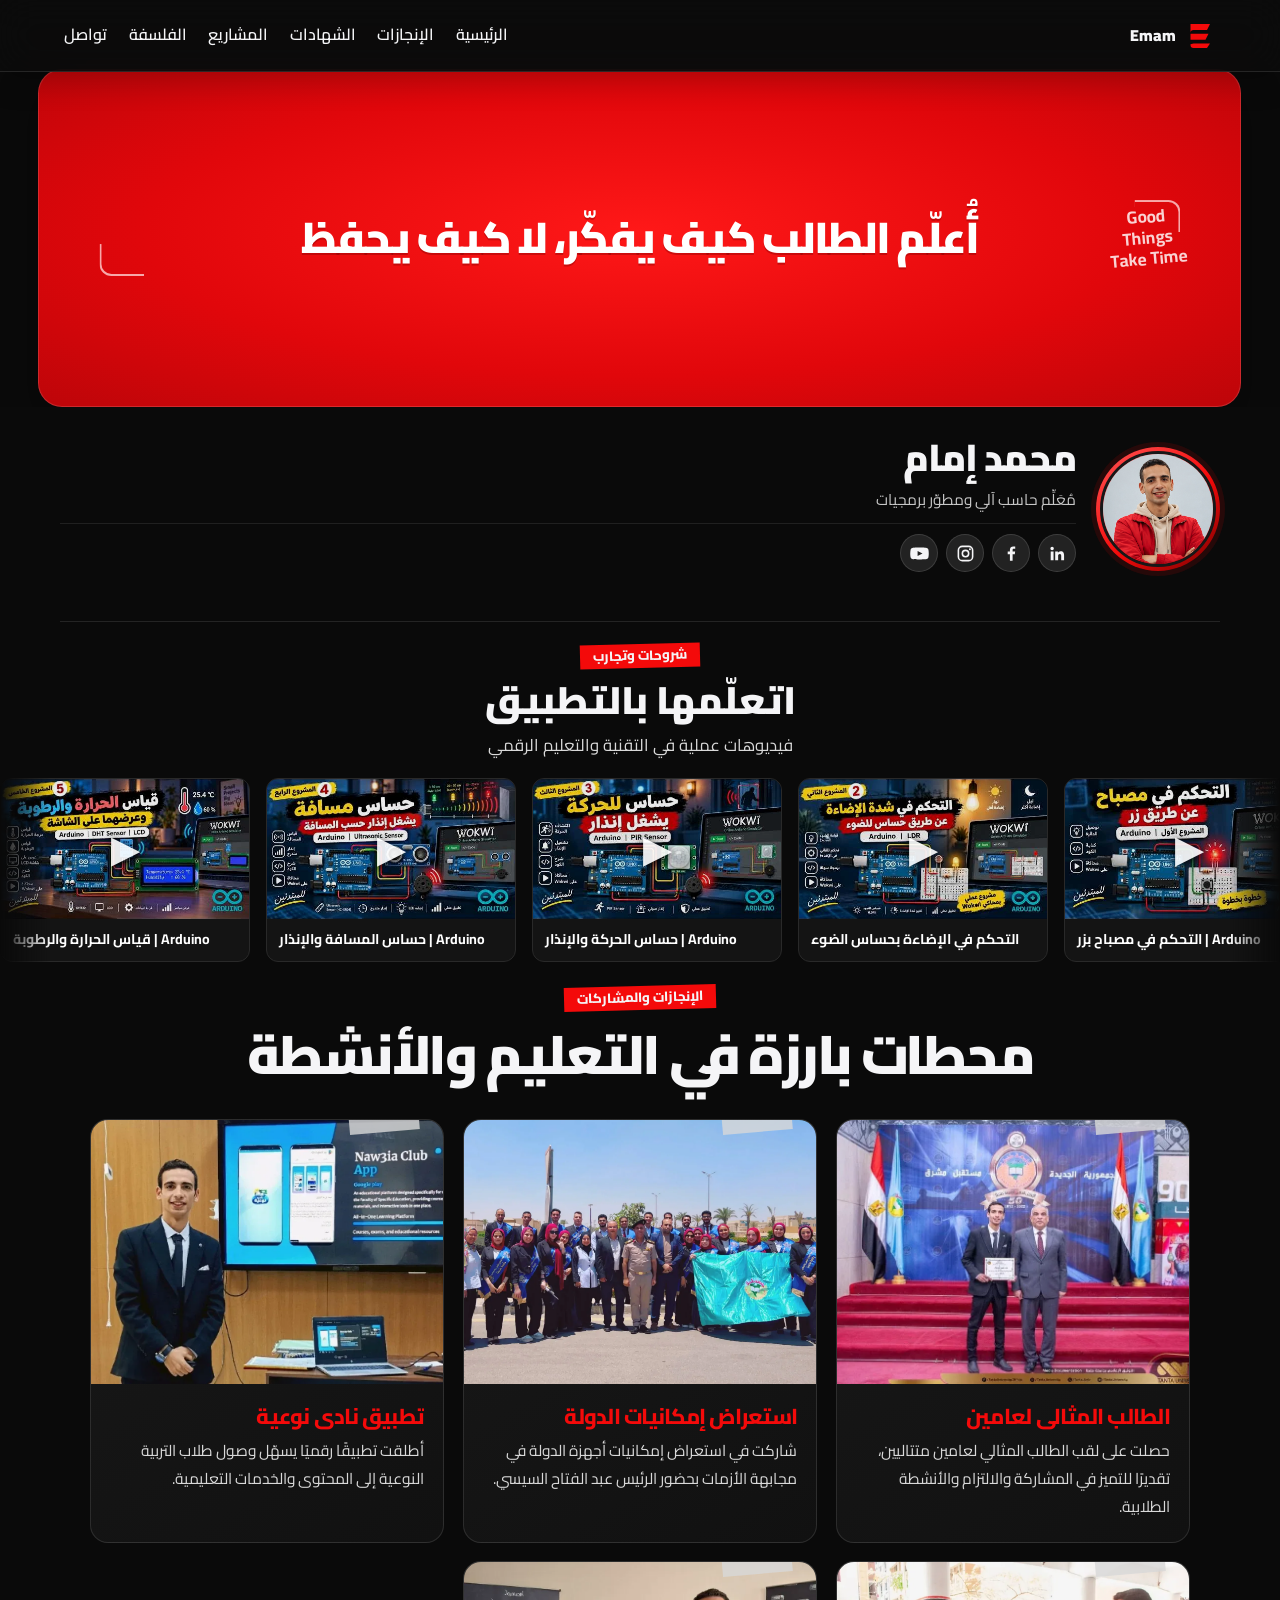
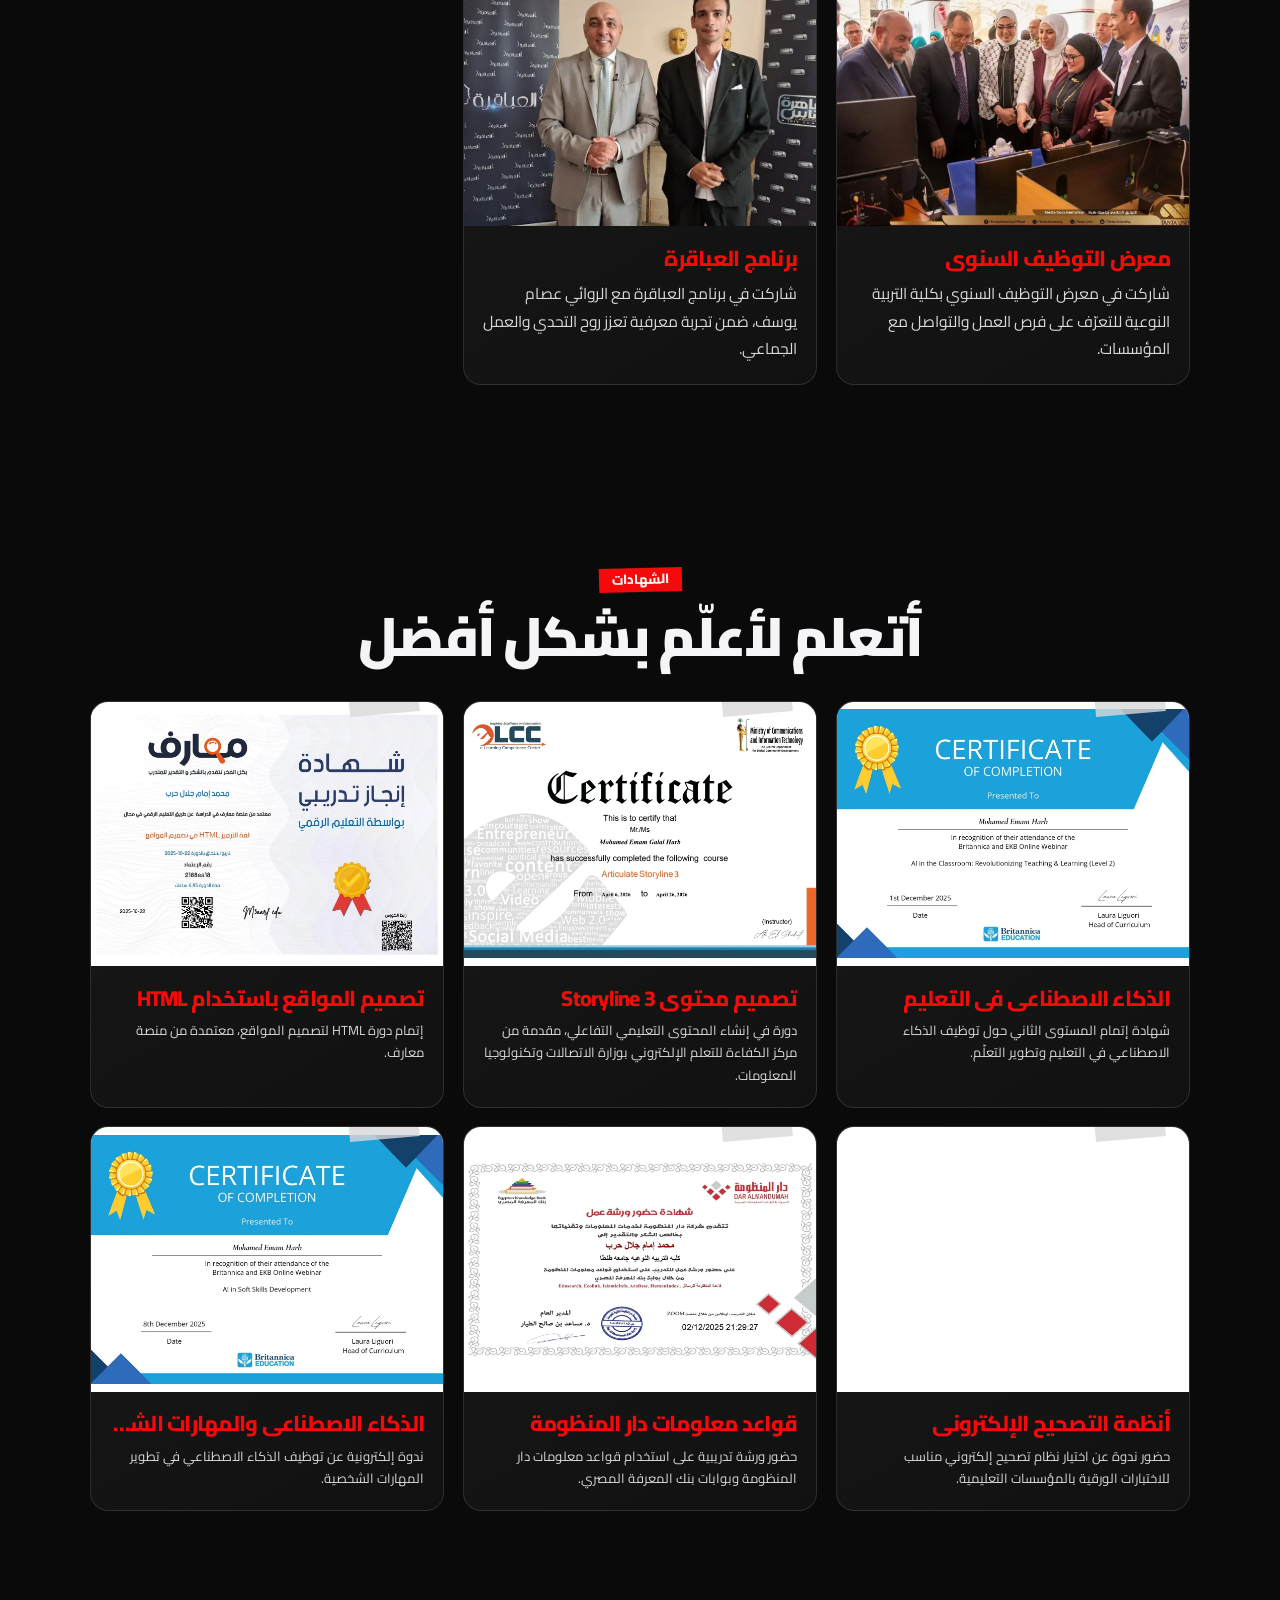
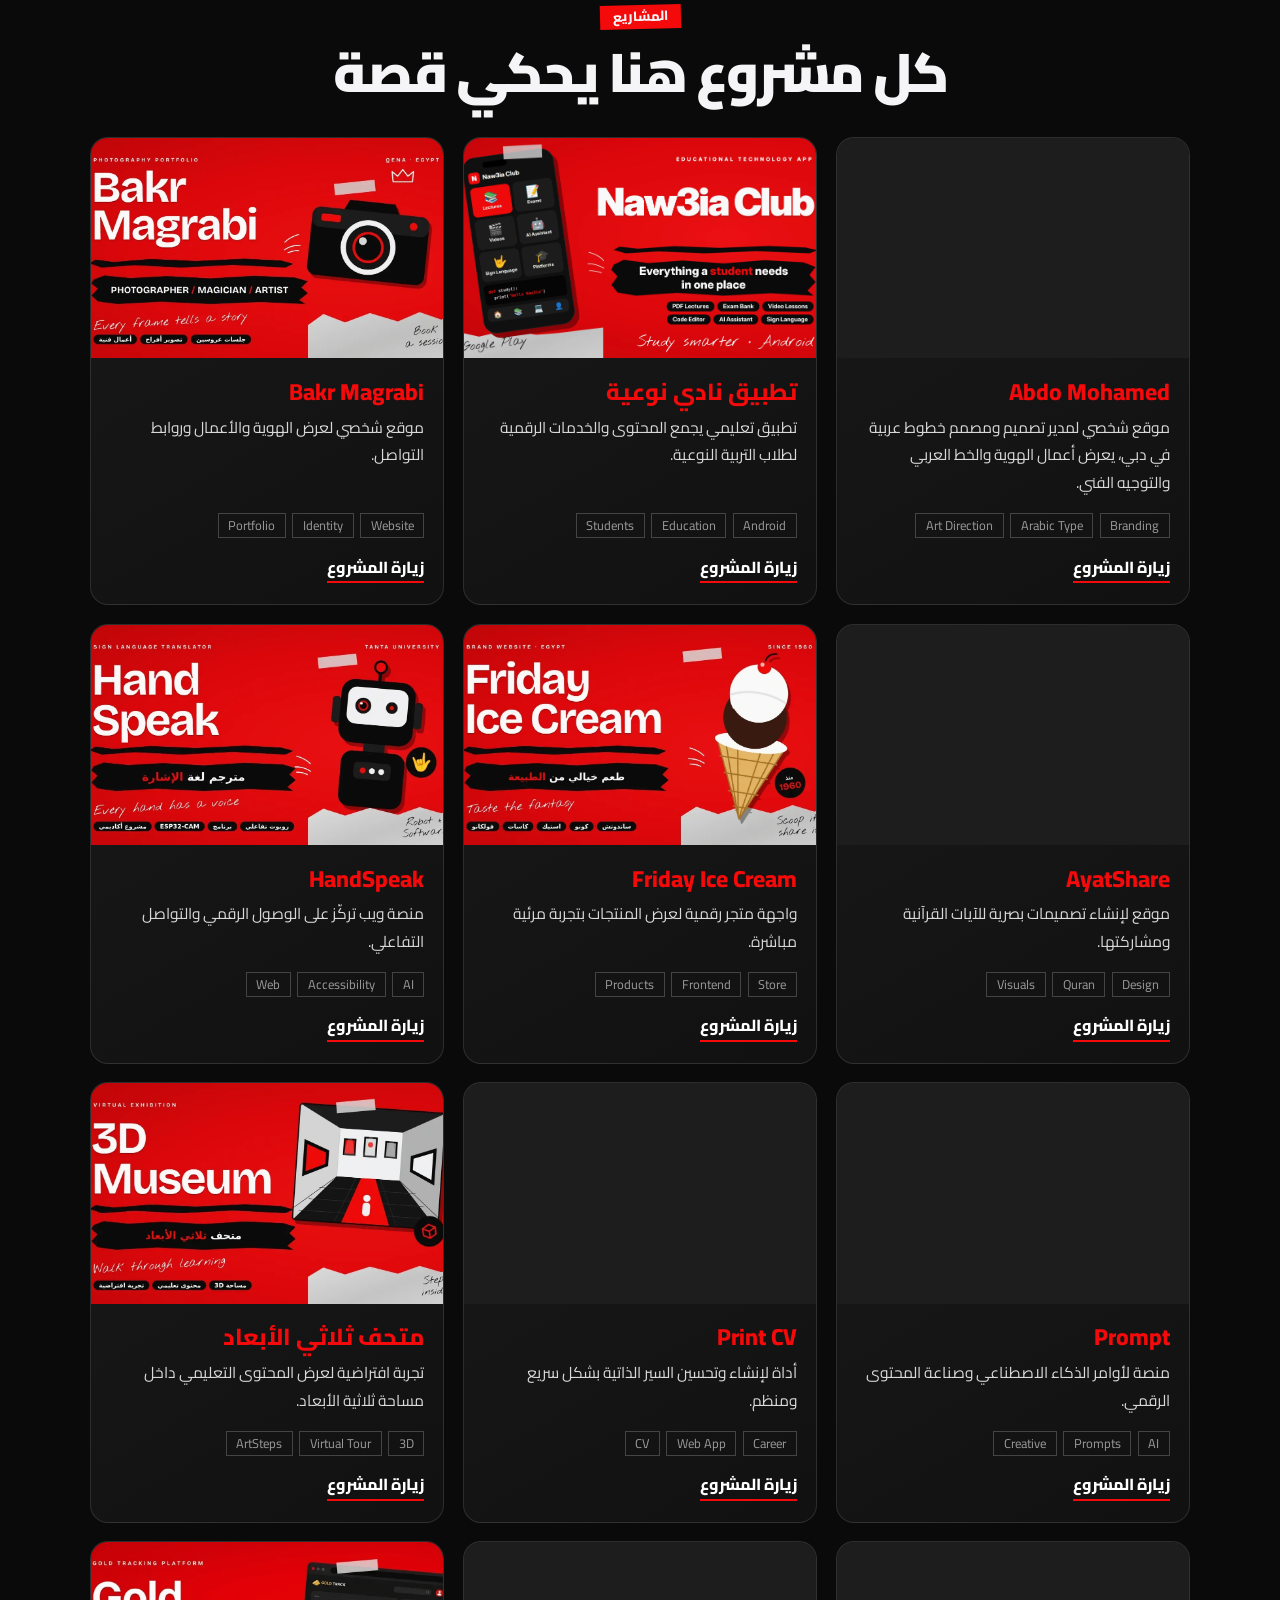
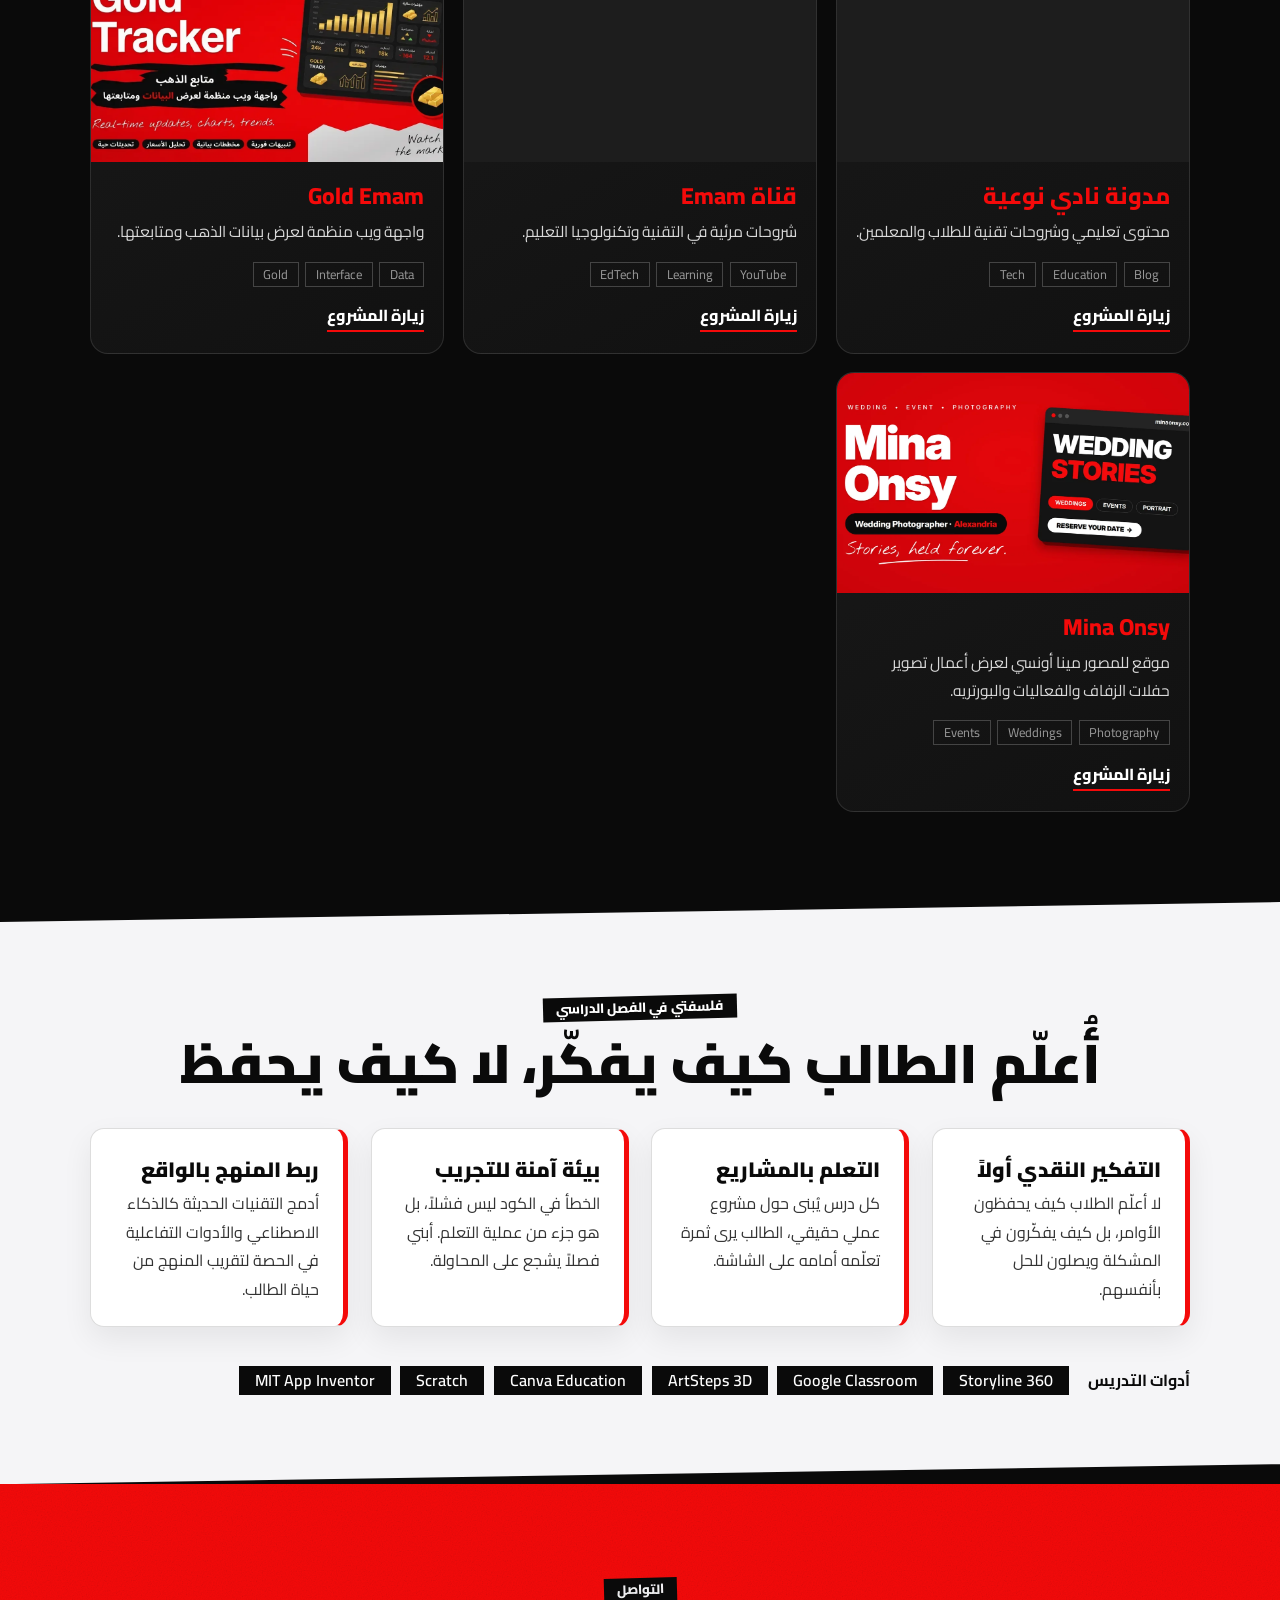
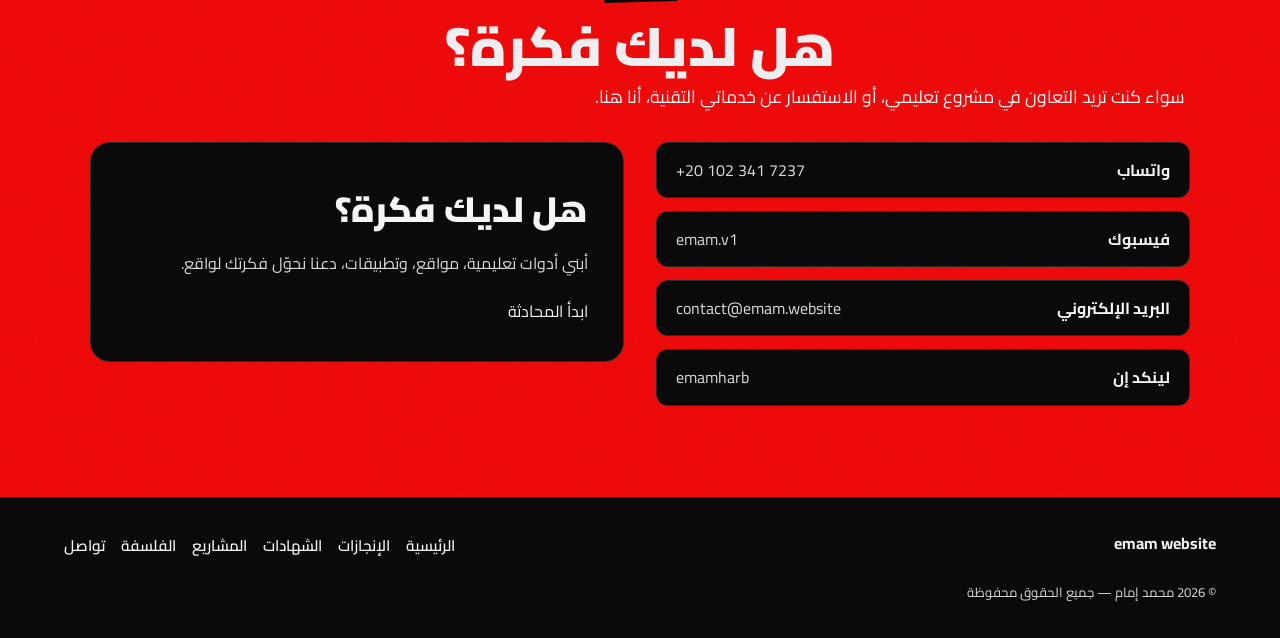
<file: index.html>
<!DOCTYPE html>
<html lang="ar" dir="rtl">
<head>
<meta charset="utf-8">
<meta name="viewport" content="width=device-width, initial-scale=1">
<title>محمد إمام | مُعَلِّم حاسب آلي ومطوّر برمجيات تعليمية</title>
<meta name="description" content="الموقع الرسمي لمحمد إمام، مُعَلِّم حاسب آلي ومطوّر برمجيات تعليمية في مصر. استكشف مشاريعه التعليمية والتقنية، خبراته، إنجازاته وشهاداته.">
<meta name="author" content="محمد إمام">
<meta name="language" content="Arabic">
<meta name="robots" content="index,follow,max-image-preview:large">
<meta name="theme-color" content="#0A0A0A">
<link rel="canonical" href="https://emam.website/">
<link rel="sitemap" type="application/xml" href="https://emam.website/sitemap.xml">
<link rel="icon" href="images/optimized/logo.jpg" type="image/jpeg">
<link rel="shortcut icon" href="images/optimized/logo.jpg" type="image/jpeg">
<meta property="og:type" content="website">
<meta property="og:locale" content="ar_EG">
<meta property="og:site_name" content="محمد إمام">
<meta property="og:title" content="محمد إمام | مُعَلِّم حاسب آلي ومطوّر برمجيات تعليمية">
<meta property="og:description" content="مُعَلِّم حاسب آلي ومطوّر برمجيات تعليمية في مصر. استكشف مشاريع محمد إمام وخبراته وإنجازاته وشهاداته في التعليم والتقنية.">
<meta property="og:url" content="https://emam.website/">
<meta property="og:image" content="https://emam.website/images/cov.jpg">
<meta property="og:image:secure_url" content="https://emam.website/images/cov.jpg">
<meta property="og:image:type" content="image/jpeg">
<meta property="og:image:alt" content="محمد إمام — مُعَلِّم حاسب آلي ومطوّر برمجيات تعليمية">
<meta property="og:image:width" content="1280">
<meta property="og:image:height" content="719">
<meta name="twitter:card" content="summary_large_image">
<meta name="twitter:title" content="محمد إمام | مُعَلِّم حاسب آلي ومطوّر برمجيات تعليمية">
<meta name="twitter:description" content="مُعَلِّم حاسب آلي ومطوّر برمجيات تعليمية في مصر. اكتشف المشاريع والخبرات والإنجازات والشهادات.">
<meta name="twitter:image" content="https://emam.website/images/cov.jpg">
<link rel="preload" href="fonts/cairo-arabic.woff2" as="font" type="font/woff2" crossorigin>
<link rel="preload" href="fonts/cairo-latin.woff2" as="font" type="font/woff2" crossorigin>
<link rel="stylesheet" href="css/site.css?v=mobile-rtl-header-20261022">
</head>
<body>
<header>
 <a href="#home" class="logo" aria-label="الرئيسية">
  <svg viewBox="0 0 40 40"><path fill="#F40A0A" d="M6 4h26l-4 8H10a4 4 0 0 0-4 4zM6 17h24l-4 8H6zM10 30h22l-4 6H10a4 4 0 0 1-4-4v-1z"/></svg>
  <span>Emam</span>
 </a>
 <nav id="nav">
  <a href="#home">الرئيسية</a><a href="#ach">الإنجازات</a><a href="#cert">الشهادات</a><a href="#projects">المشاريع</a><a href="#phil">الفلسفة</a><a href="#contact">تواصل</a>
 </nav>
 <button id="menu" aria-label="فتح القائمة" aria-controls="nav" aria-expanded="false"><span></span><span></span><span></span></button>
</header>

<main>
<section class="hero" id="home">
 <div class="stage">
  <div class="hero-motto">أُعلّم الطالب كيف يفكّر، لا كيف يحفظ</div>
  <div class="better deco" aria-hidden="true">Good<br>Things<br>Take Time</div>
 </div>
</section>
<div class="who"><div class="whoin">
 <div class="ph"><img src="images/me/facebook_profile.jpg" alt="محمد إمام" width="864" height="864" decoding="async"></div>
 <div class="channel-copy"><h2>محمد إمام</h2><p class="channel-role">مُعَلِّم حاسب آلي ومطوّر برمجيات</p>
  <div class="socials" aria-label="حساباتي على مواقع التواصل">
   <a href="https://www.linkedin.com/in/emamharb" target="_blank" rel="noopener" aria-label="LinkedIn" title="LinkedIn"><svg viewBox="0 0 24 24" aria-hidden="true"><path d="M5.2 3.5a2.2 2.2 0 1 1 0 4.4 2.2 2.2 0 0 1 0-4.4ZM3.4 9.5H7v11H3.4v-11Zm5.7 0h3.4V11h.1c.5-.9 1.6-1.9 3.4-1.9 3.6 0 4.3 2.4 4.3 5.5v5.9h-3.6v-5.2c0-1.2 0-2.8-1.8-2.8s-2.1 1.3-2.1 2.7v5.3H9.1v-11Z"/></svg></a>
   <a href="https://www.facebook.com/emam.v1" target="_blank" rel="noopener" aria-label="Facebook" title="Facebook"><svg viewBox="0 0 24 24" aria-hidden="true"><path d="M13.4 21v-8.2h2.8l.4-3.2h-3.2V7.5c0-.9.3-1.5 1.6-1.5h1.7V3.1c-.3 0-1.3-.1-2.5-.1-2.5 0-4.2 1.5-4.2 4.3v2.3H7.2v3.2H10V21h3.4Z"/></svg></a>
   <a href="https://www.instagram.com/emam.v1/" target="_blank" rel="noopener" aria-label="Instagram" title="Instagram"><svg viewBox="0 0 24 24" aria-hidden="true"><rect x="3" y="3" width="18" height="18" rx="5" fill="none" stroke="currentColor" stroke-width="2"/><circle cx="12" cy="12" r="4" fill="none" stroke="currentColor" stroke-width="2"/><circle cx="17.6" cy="6.7" r="1.2"/></svg></a>
   <a href="https://www.youtube.com/@emam.v1" target="_blank" rel="noopener" aria-label="YouTube" title="YouTube"><svg viewBox="0 0 24 24" aria-hidden="true"><path d="M23.2 7a3 3 0 0 0-2.1-2.1C19.3 4.4 12 4.4 12 4.4s-7.3 0-9.1.5A3 3 0 0 0 .8 7 31 31 0 0 0 .3 12s0 3.2.5 5a3 3 0 0 0 2.1 2.1c1.8.5 9.1.5 9.1.5s7.3 0 9.1-.5a3 3 0 0 0 2.1-2.1c.5-1.8.5-5 .5-5s0-3.2-.5-5Zm-13.6 8.2V8.8l6.2 3.2-6.2 3.2Z"/></svg></a>
  </div>
 </div>
</div></div>

<section class="videos" aria-label="فيديوهاتي على يوتيوب" data-narration="هنا هتلاقي شروحات وتجارب عملية شاركتها بالفيديو." data-narration-image="portrait_2.jpg">
 <div class="head"><small>شروحات وتجارب</small><h2>اتعلّمها بالتطبيق</h2><p>فيديوهات عملية في التقنية والتعليم الرقمي</p></div>
 <div class="video-window"><div class="video-track" id="videoTrack"></div></div>
</section>
<section id="ach" class="ach" data-narration="دي محطات ومشاركات مهمة في رحلتي." data-narration-image="portrait_2.jpg" data-narration-side="left" data-narration-trigger="#achGrid .card:nth-child(2)" data-narration-trigger-up="#achGrid .card:last-child">
 <div class="head"><small>الإنجازات والمشاركات</small><h2>محطات بارزة في التعليم والأنشطة</h2></div>
 <div class="grid" id="achGrid"></div>
</section>

<section id="cert" class="cert" data-narration="كل شهادة هنا وراها مهارة جديدة اتعلمتها." data-narration-image="portrait_6.jpg" data-narration-trigger="#certGrid .card:nth-child(2)" data-narration-trigger-up="#certGrid .card:last-child">
 <div class="head"><small>الشهادات</small><h2>أتعلم لأعلّم بشكل أفضل</h2></div>
 <div class="grid" id="certGrid"></div>
</section>

<section id="projects" data-narration="وهنا مشاريعي، من تطبيقات تعليمية لمواقع وأدوات." data-narration-image="portrait_1.jpg" data-narration-side="left" data-narration-trigger="#projGrid .card:nth-child(2)" data-narration-trigger-up="#projGrid .card:last-child">
 <div class="head"><small>المشاريع</small><h2>كل مشروع هنا يحكي قصة</h2></div>
 <div class="grid" id="projGrid"></div>
</section>

<section id="phil" data-narration="في التعليم، بحب أخلي الطالب يفكر ويجرب بنفسه." data-narration-image="portrait_6.jpg" data-narration-trigger="#phil .pillars>div:nth-child(2)" data-narration-trigger-up="#phil .pillars>div:last-child">
 <div class="head"><small style="background:var(--ink);color:#fff">فلسفتي في الفصل الدراسي</small><h2>أُعلّم الطالب كيف يفكّر، لا كيف يحفظ</h2></div>
 <div class="pillars">
  <div><h3>التفكير النقدي أولاً</h3><p>لا أعلّم الطلاب كيف يحفظون الأوامر، بل كيف يفكّرون في المشكلة ويصلون للحل بأنفسهم.</p></div>
  <div><h3>التعلم بالمشاريع</h3><p>كل درس يُبنى حول مشروع عملي حقيقي، الطالب يرى ثمرة تعلّمه أمامه على الشاشة.</p></div>
  <div><h3>بيئة آمنة للتجريب</h3><p>الخطأ في الكود ليس فشلاً، بل هو جزء من عملية التعلم. أبني فصلاً يشجع على المحاولة.</p></div>
  <div><h3>ربط المنهج بالواقع</h3><p>أدمج التقنيات الحديثة كالذكاء الاصطناعي والأدوات التفاعلية في الحصة لتقريب المنهج من حياة الطالب.</p></div>
 </div>
 <div class="tools"><b>أدوات التدريس</b><span>Storyline 360</span><span>Google Classroom</span><span>ArtSteps 3D</span><span>Canva Education</span><span>Scratch</span><span>MIT App Inventor</span></div>
</section>

<section id="contact" class="noise" data-narration="عندك فكرة أو حابب نتعاون؟ كلّمني ونبدأ سوا." data-narration-image="portrait_5.jpg" data-narration-side="left" data-narration-trigger="#contact .links a:nth-child(2)" data-narration-trigger-up="#contact .links a:last-child">
 <div class="head"><small>التواصل</small><h2>هل لديك فكرة؟</h2><p style="color:#fff">سواء كنت تريد التعاون في مشروع تعليمي، أو الاستفسار عن خدماتي التقنية، أنا هنا.</p></div>
 <div class="cwrap" style="position:relative;z-index:2">
  <div class="links">
   <a href="https://wa.me/201023417237" target="_blank" rel="noopener">واتساب <span>+20 102 341 7237</span></a>
   <a href="https://www.facebook.com/emam.v1" target="_blank" rel="noopener">فيسبوك <span>emam.v1</span></a>
   <a href="mailto:contact@emam.website">البريد الإلكتروني <span>contact@emam.website</span></a>
   <a href="https://www.linkedin.com/in/emamharb" target="_blank" rel="noopener">لينكد إن <span>emamharb</span></a>
  </div>
  <div class="cta">
   <h3>هل لديك فكرة؟</h3>
   <p>أبني أدوات تعليمية، مواقع، وتطبيقات، دعنا نحوّل فكرتك لواقع.</p>
   <a class="btn" href="https://wa.me/201023417237?text=مرحباً،+أريد+التحدث+عن+مشروع" target="_blank" rel="noopener">ابدأ المحادثة</a>
  </div>
 </div>
</section>
</main>

<aside class="scroll-narrator" id="scrollNarrator" aria-live="polite" aria-atomic="true" aria-label="رسالة من محمد إمام">
 <div class="scroll-narrator-avatar" id="scrollNarratorAvatar"><img id="scrollNarratorImage" src="images/me/portrait_2.jpg" alt="" width="432" height="768" decoding="async"></div>
 <div class="scroll-narrator-bubble">
  <strong>محمد إمام</strong>
  <p id="scrollNarratorText"></p>
 </div>
</aside>

<footer>
 <b>emam website</b>
 <nav><a href="#home">الرئيسية</a><a href="#ach">الإنجازات</a><a href="#cert">الشهادات</a><a href="#projects">المشاريع</a><a href="#phil">الفلسفة</a><a href="#contact">تواصل</a></nav>
 <small>© <span id="copyrightYear"></span> محمد إمام — جميع الحقوق محفوظة</small>
</footer>
<div id="lb" role="dialog" aria-label="عرض الصورة"><img alt=""></div>

<script src="js/site.js?v=contact-narration-end-20261022" defer></script>
<script type="application/ld+json">
{
  "@context": "https://schema.org",
  "@graph": [
    {
      "@type": "WebSite",
      "@id": "https://emam.website/#website",
      "url": "https://emam.website/",
      "name": "محمد إمام",
      "inLanguage": "ar-EG",
      "publisher": {"@id": "https://emam.website/#person"}
    },
    {
      "@type": "WebPage",
      "@id": "https://emam.website/#webpage",
      "url": "https://emam.website/",
      "name": "محمد إمام | مُعَلِّم حاسب آلي ومطوّر برمجيات تعليمية",
      "description": "الموقع الرسمي لمحمد إمام، مُعَلِّم حاسب آلي ومطوّر برمجيات تعليمية في مصر. استكشف مشاريعه التعليمية والتقنية وخبراته وإنجازاته.",
      "isPartOf": {"@id": "https://emam.website/#website"},
      "about": {"@id": "https://emam.website/#person"},
      "primaryImageOfPage": {"@id": "https://emam.website/#primaryimage"},
      "inLanguage": "ar-EG"
    },
    {
      "@type": "ImageObject",
      "@id": "https://emam.website/#primaryimage",
      "url": "https://emam.website/images/cov.jpg",
      "contentUrl": "https://emam.website/images/cov.jpg",
      "caption": "محمد إمام — مُعَلِّم حاسب آلي ومطوّر برمجيات تعليمية"
    },
    {
      "@type": "Person",
      "@id": "https://emam.website/#person",
      "name": "محمد إمام",
      "url": "https://emam.website/",
      "image": "https://emam.website/images/profile/بروفايل.webp",
      "jobTitle": "مُعَلِّم حاسب آلي ومطوّر برمجيات تعليمية",
      "email": "contact@emam.website",
      "address": {"@type": "Country", "name": "مصر"},
      "knowsAbout": ["تدريس الحاسب الآلي", "تكنولوجيا التعليم", "تطوير البرمجيات التعليمية", "تصميم التعلم الإلكتروني"],
      "sameAs": [
        "https://www.facebook.com/emam.v1",
        "https://www.linkedin.com/in/emamharb",
        "https://www.youtube.com/@emam.v1",
        "https://www.instagram.com/emam.v1/"
      ]
    }
  ]
}
</script>
</body>
</html>
</file>
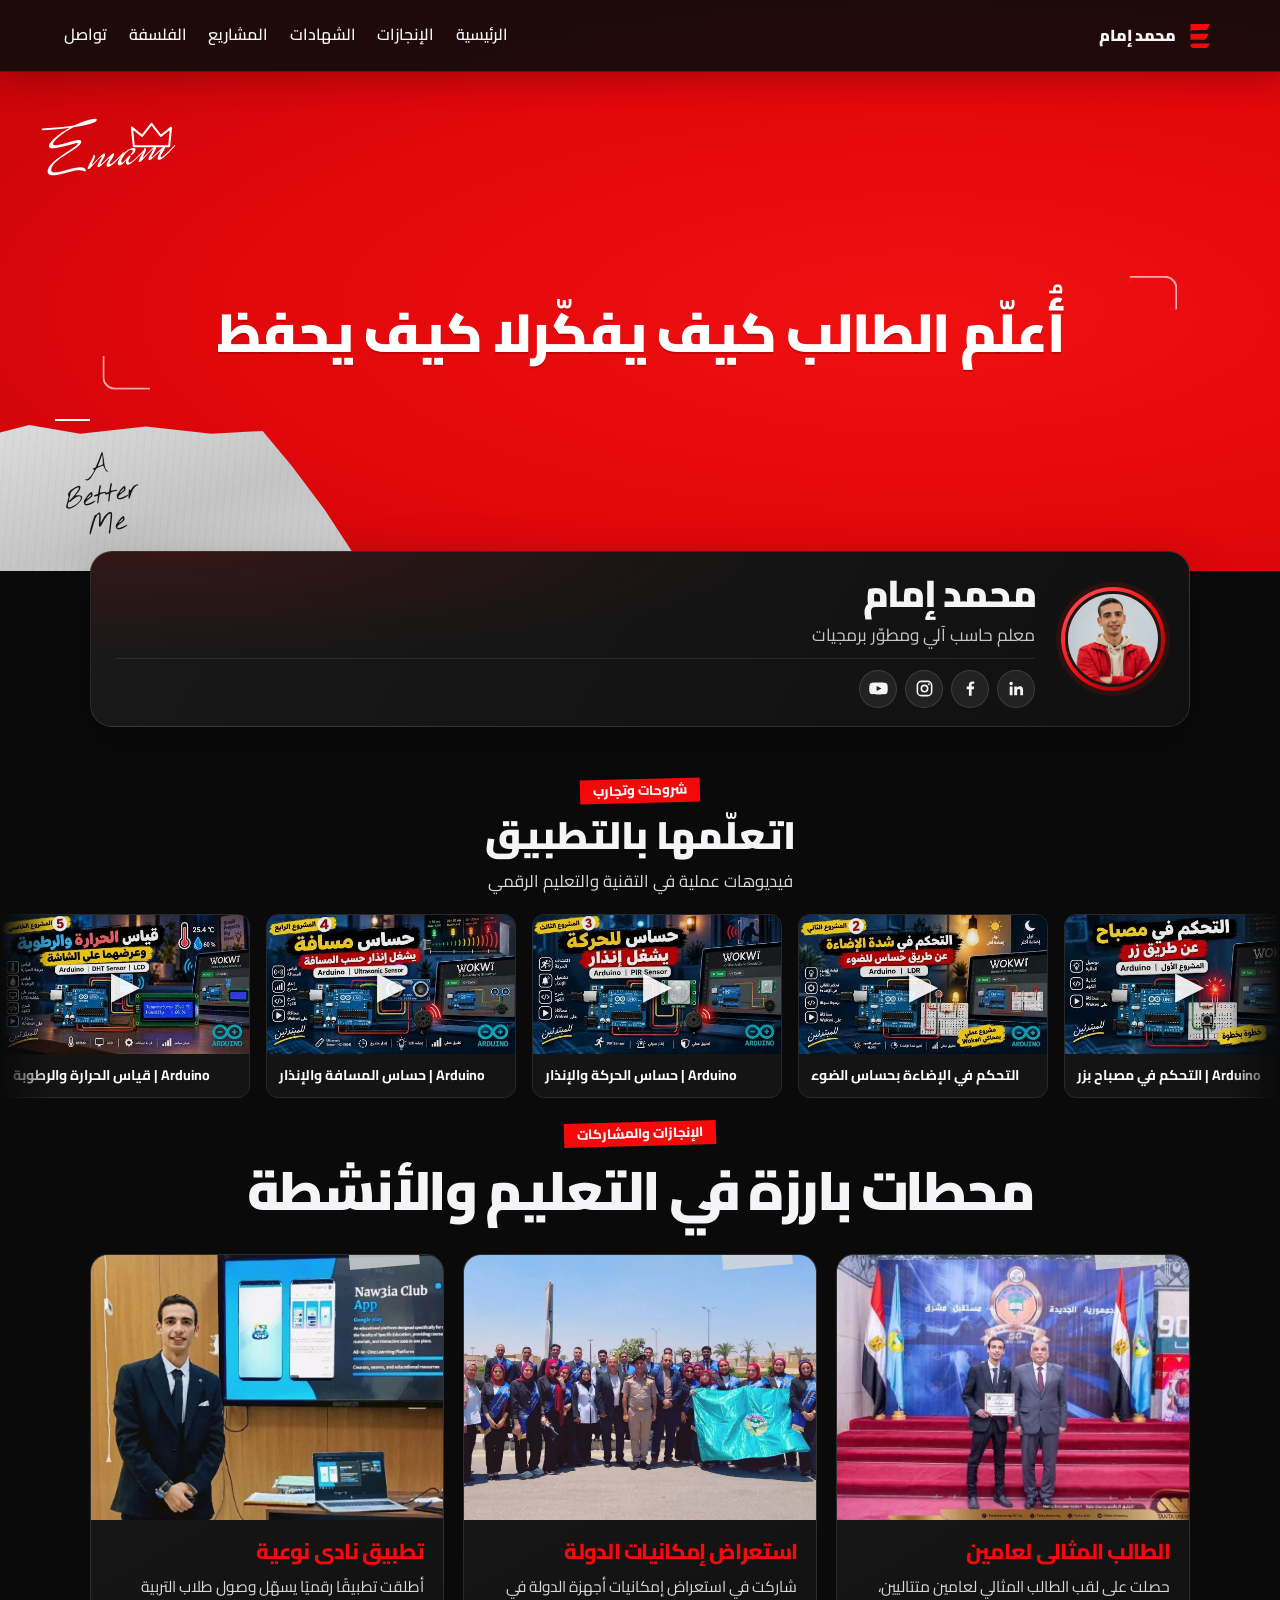
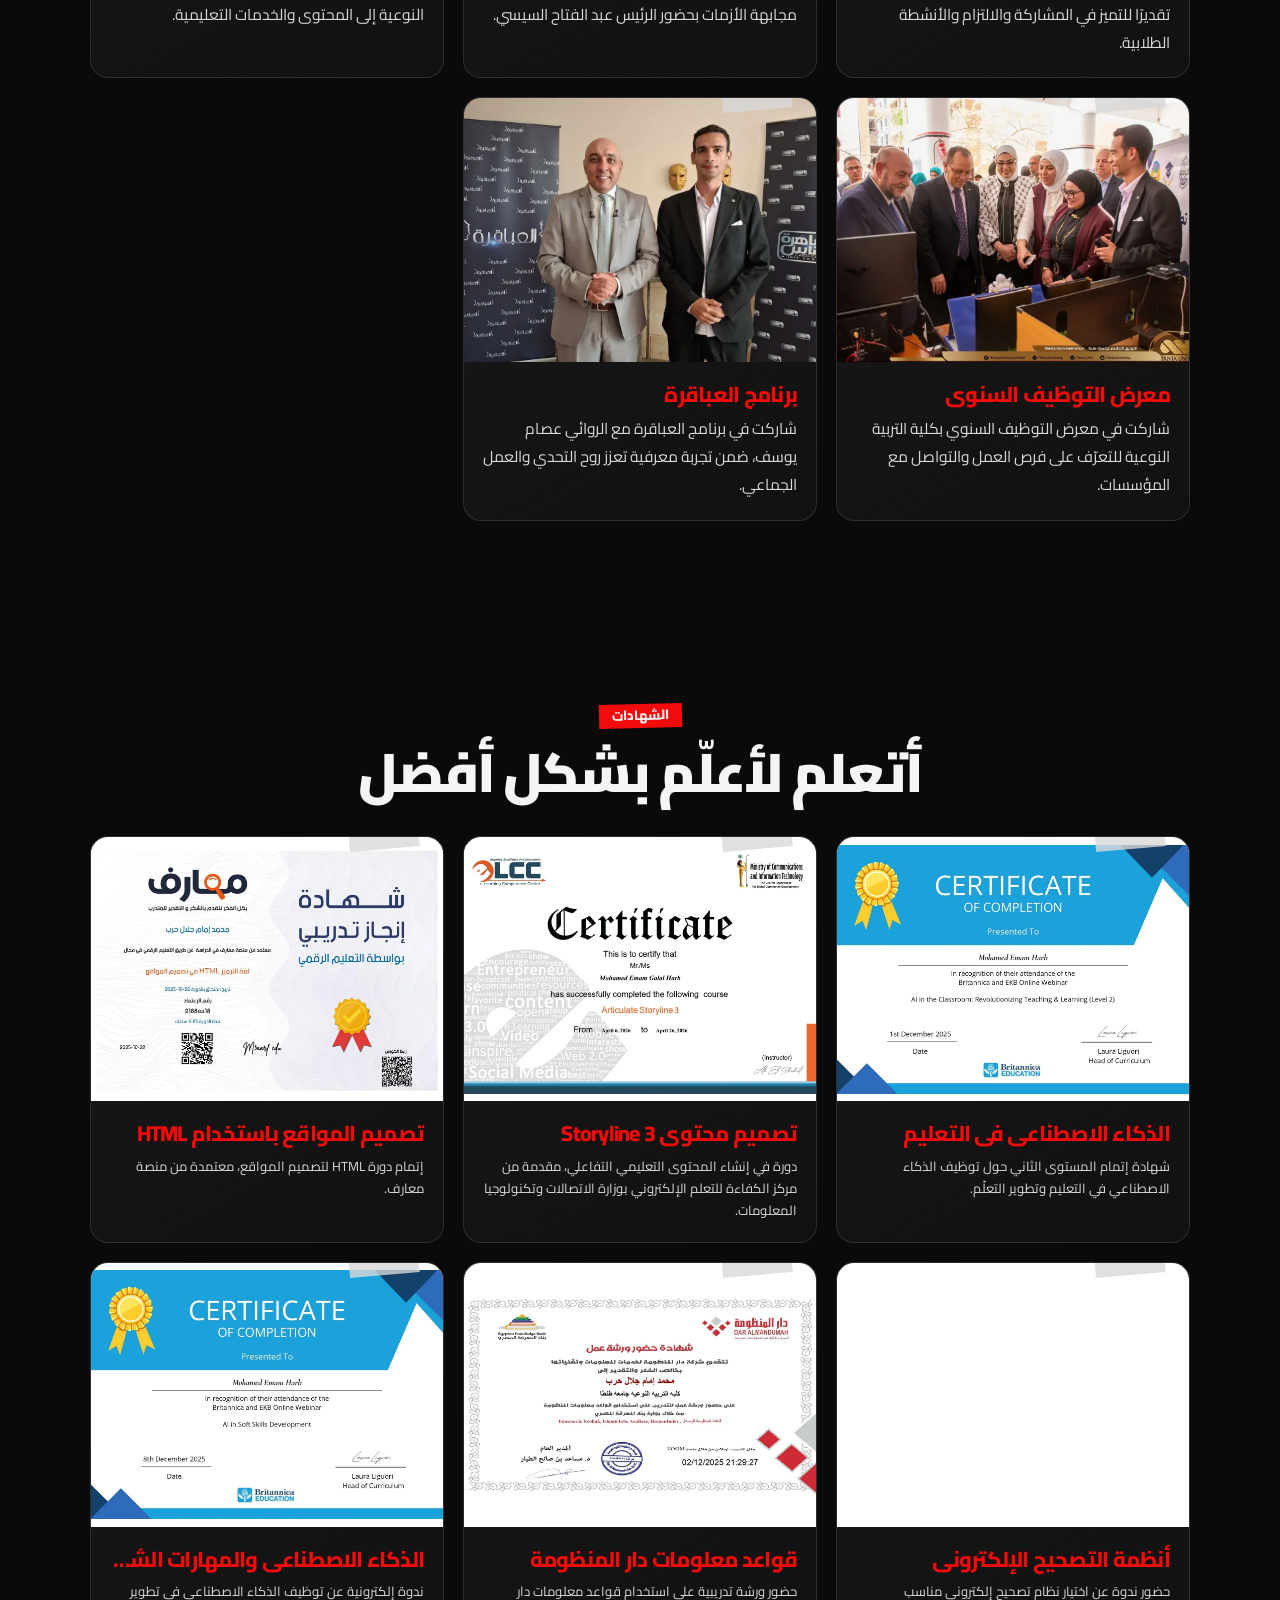
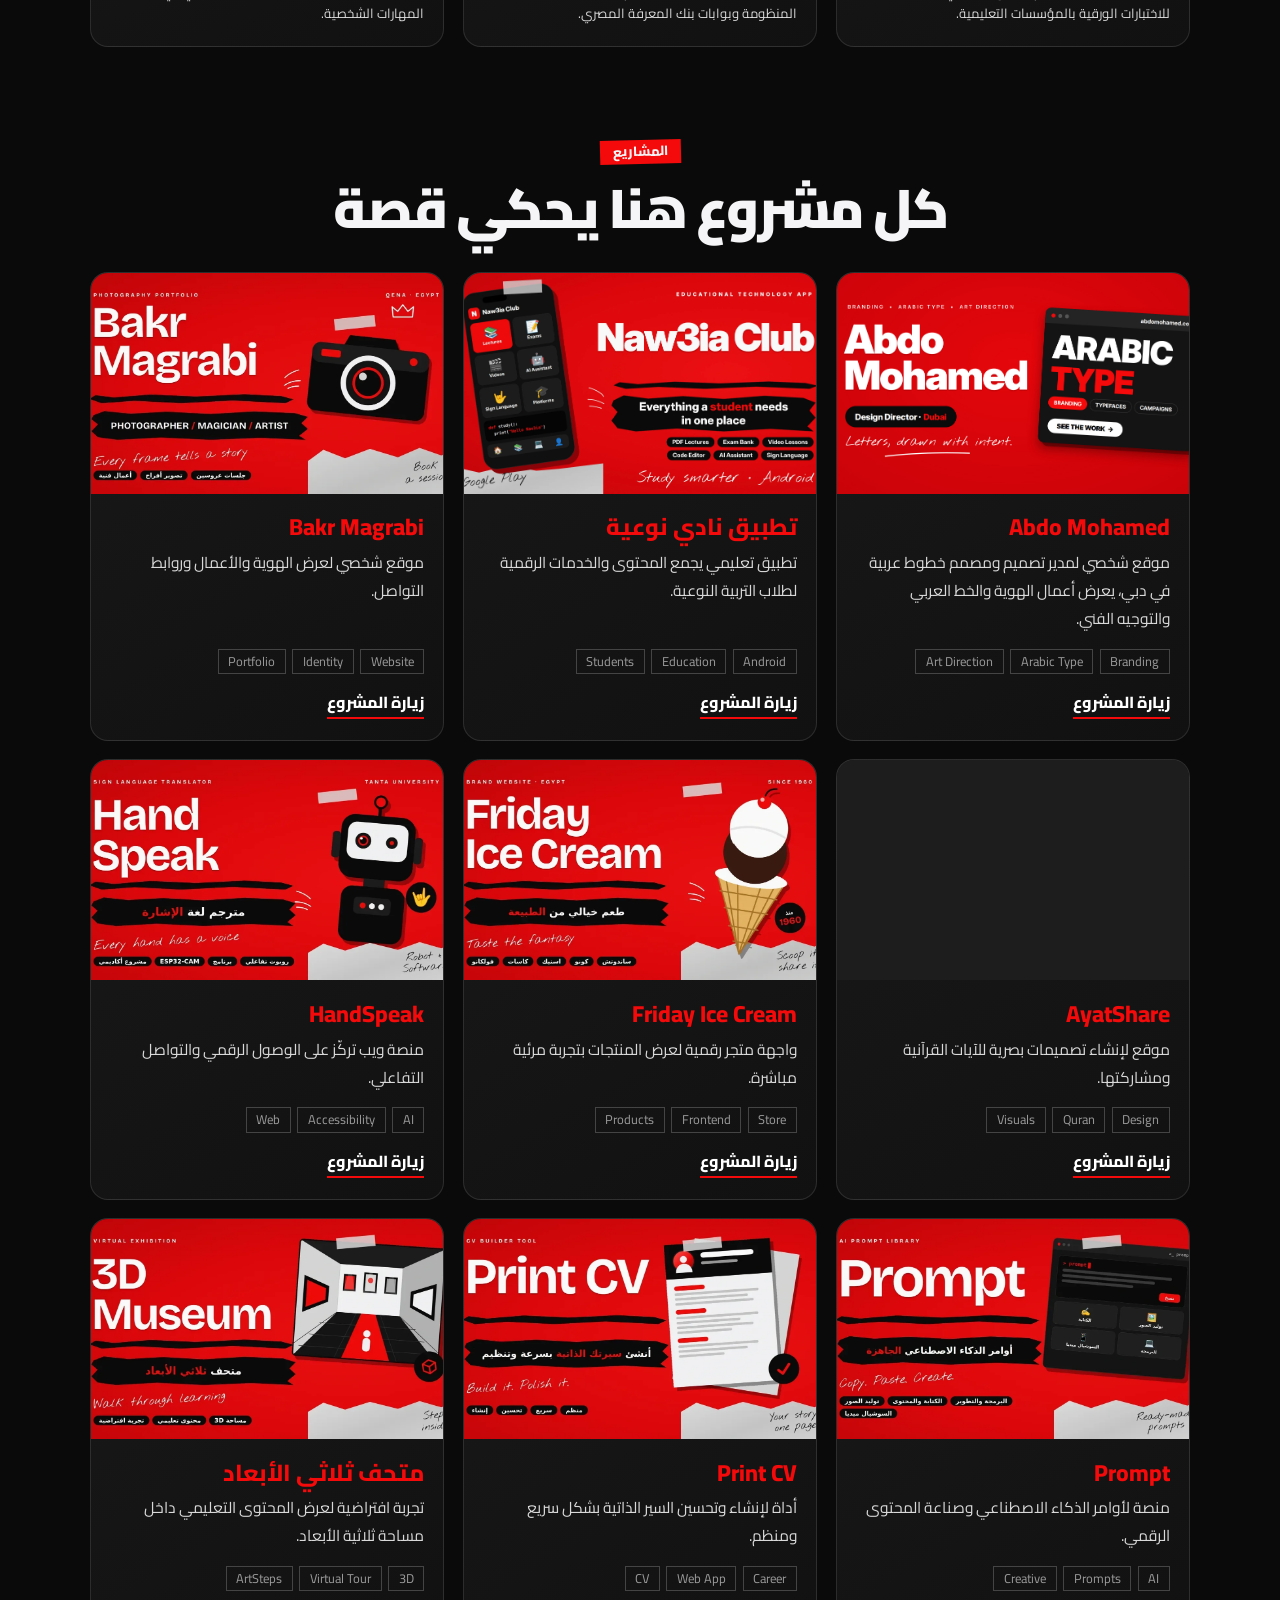
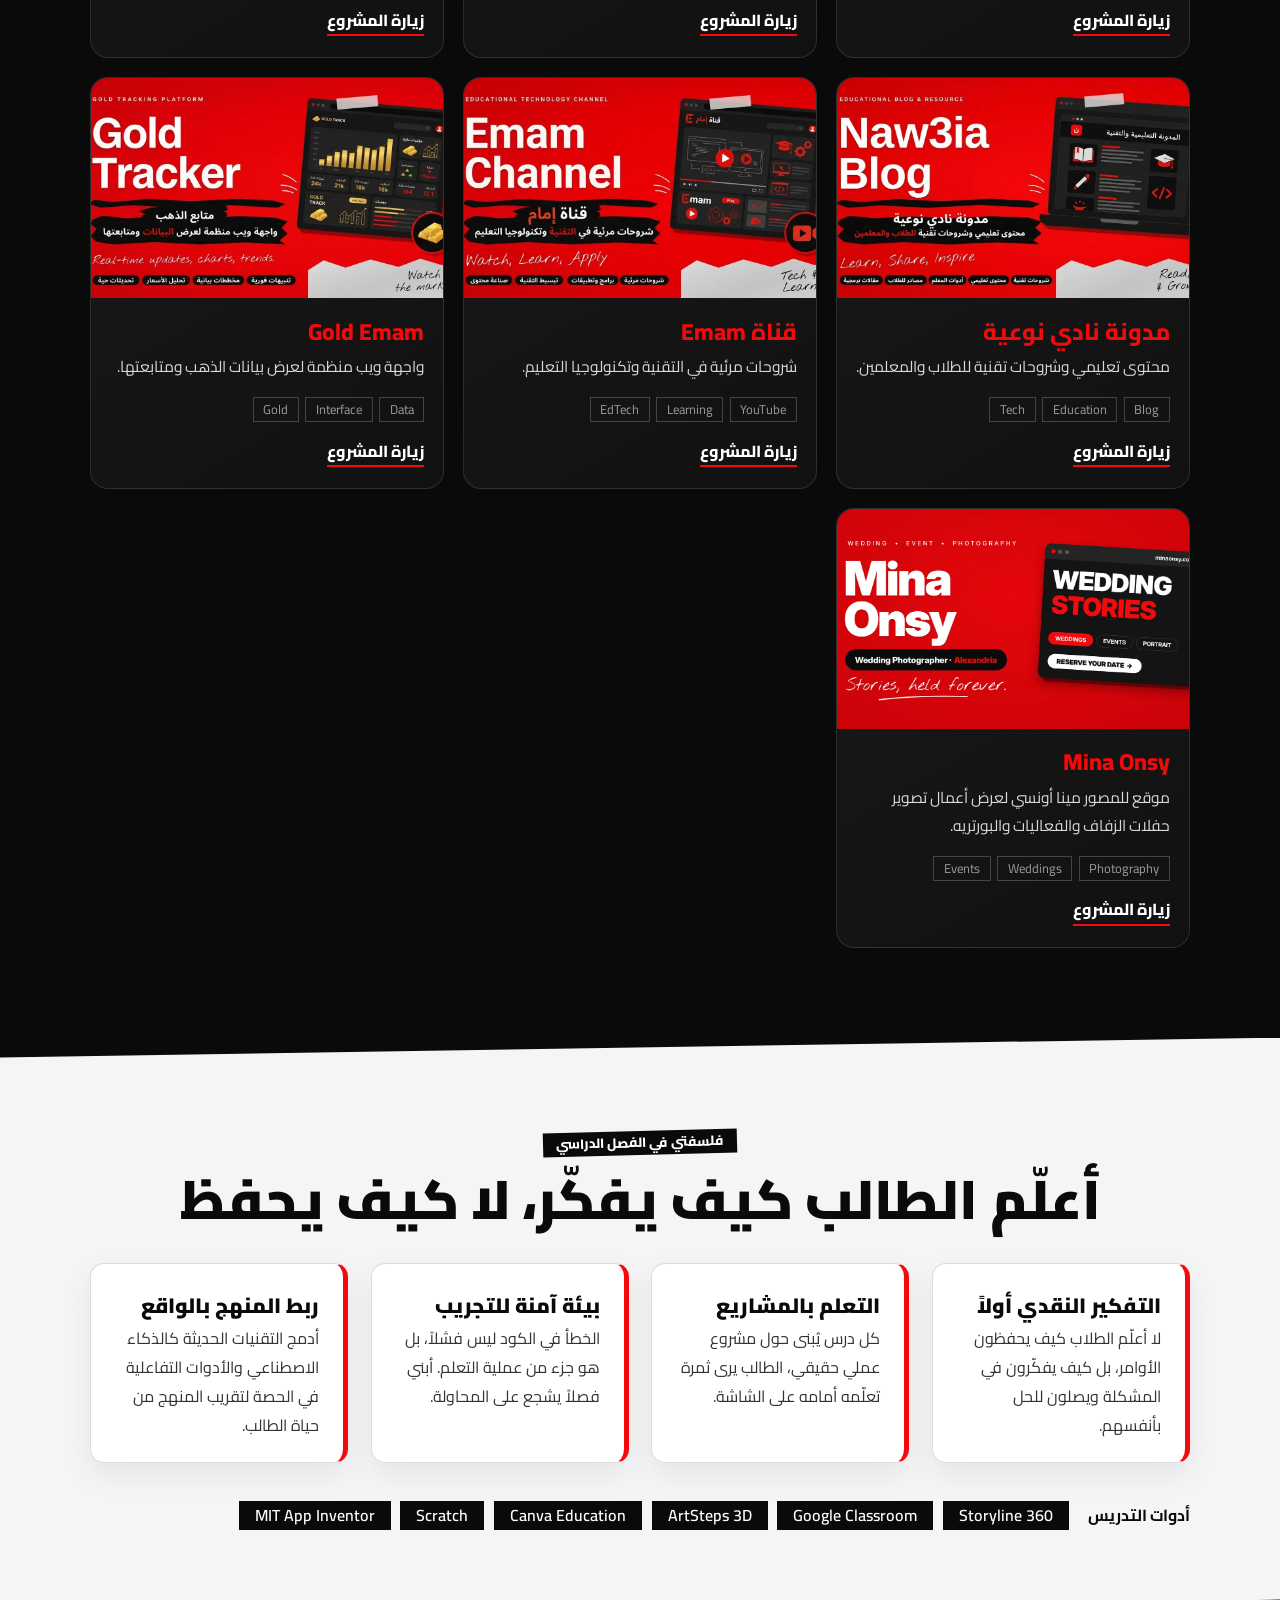
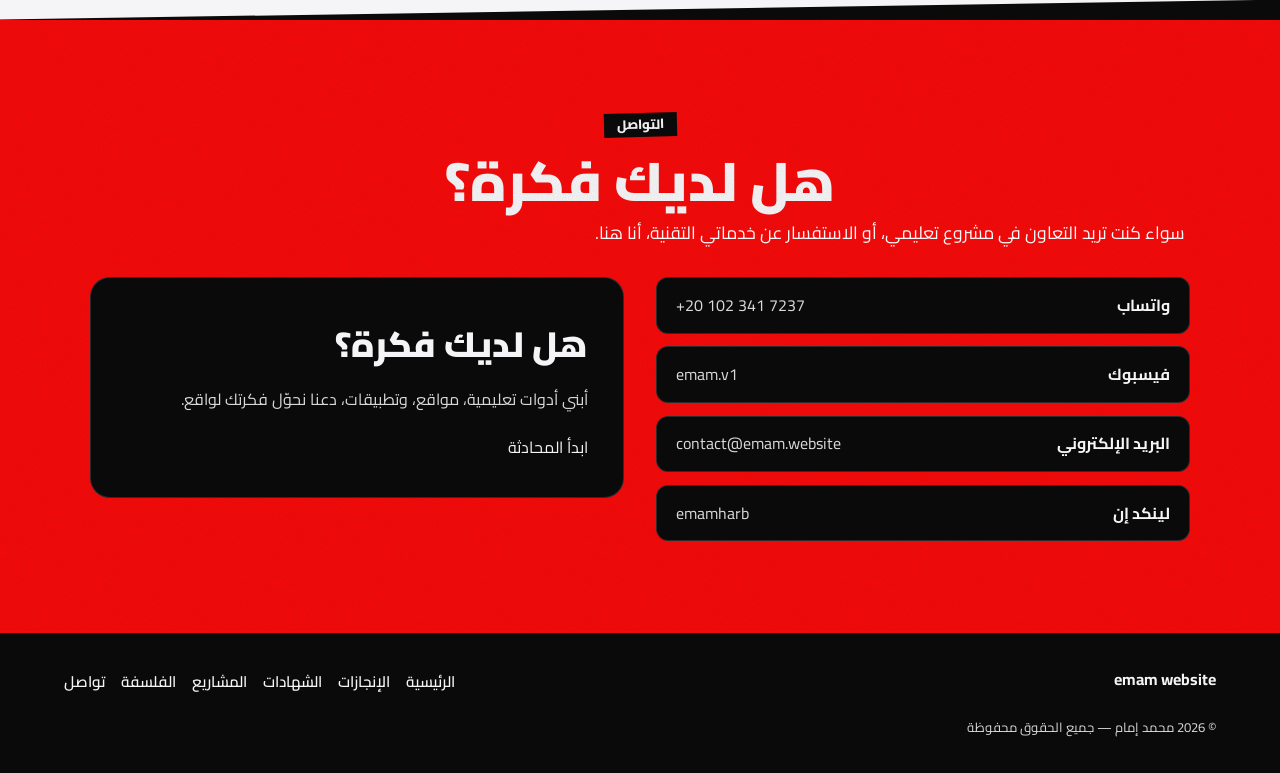
<file: v5/index.html>
<!DOCTYPE html>
<html lang="ar" dir="rtl">
<head>
<meta charset="utf-8">
<meta name="viewport" content="width=device-width, initial-scale=1">
<title>محمد إمام | معلم حاسب آلي ومطوّر برمجيات تعليمية</title>
<meta name="description" content="الموقع الرسمي لمحمد إمام، معلم حاسب آلي ومطوّر برمجيات تعليمية في مصر. استكشف مشاريعه التعليمية والتقنية، خبراته، إنجازاته وشهاداته.">
<meta name="author" content="محمد إمام">
<meta name="language" content="Arabic">
<meta name="robots" content="index,follow,max-image-preview:large">
<meta name="theme-color" content="#0A0A0A">
<link rel="canonical" href="https://emam.website/">
<link rel="sitemap" type="application/xml" href="https://emam.website/sitemap.xml">
<link rel="icon" href="images/optimized/logo.jpg" type="image/jpeg">
<link rel="shortcut icon" href="images/optimized/logo.jpg" type="image/jpeg">
<meta property="og:type" content="website">
<meta property="og:locale" content="ar_EG">
<meta property="og:site_name" content="محمد إمام">
<meta property="og:title" content="محمد إمام | معلم حاسب آلي ومطوّر برمجيات تعليمية">
<meta property="og:description" content="معلم حاسب آلي ومطوّر برمجيات تعليمية في مصر. استكشف مشاريع محمد إمام وخبراته وإنجازاته وشهاداته في التعليم والتقنية.">
<meta property="og:url" content="https://emam.website/">
<meta property="og:image" content="https://emam.website/images/cov.jpg">
<meta property="og:image:secure_url" content="https://emam.website/images/cov.jpg">
<meta property="og:image:type" content="image/jpeg">
<meta property="og:image:alt" content="محمد إمام — معلم حاسب آلي ومطوّر برمجيات تعليمية">
<meta property="og:image:width" content="1280">
<meta property="og:image:height" content="719">
<meta name="twitter:card" content="summary_large_image">
<meta name="twitter:title" content="محمد إمام | معلم حاسب آلي ومطوّر برمجيات تعليمية">
<meta name="twitter:description" content="معلم حاسب آلي ومطوّر برمجيات تعليمية في مصر. اكتشف المشاريع والخبرات والإنجازات والشهادات.">
<meta name="twitter:image" content="https://emam.website/images/cov.jpg">
<link rel="preconnect" href="https://fonts.googleapis.com">
<link rel="preconnect" href="https://fonts.gstatic.com" crossorigin>
<link href="https://fonts.googleapis.com/css2?family=Cairo:wght@400;600;800;900&family=Caveat:wght@700&family=Mrs+Saint+Delafield&family=Nothing+You+Could+Do&display=swap" rel="stylesheet">
<link rel="stylesheet" href="css/site.css?v=video-intro-20261021">
</head>
<body>
<header>
 <a href="#home" class="logo" aria-label="الرئيسية">
  <svg viewBox="0 0 40 40"><path fill="#F40A0A" d="M6 4h26l-4 8H10a4 4 0 0 0-4 4zM6 17h24l-4 8H6zM10 30h22l-4 6H10a4 4 0 0 1-4-4v-1z"/></svg>
  <span>محمد إمام</span>
 </a>
 <nav id="nav">
  <a href="#home">الرئيسية</a><a href="#ach">الإنجازات</a><a href="#cert">الشهادات</a><a href="#projects">المشاريع</a><a href="#phil">الفلسفة</a><a href="#contact">تواصل</a>
 </nav>
 <button id="menu" aria-label="فتح القائمة" aria-controls="nav" aria-expanded="false"><span></span><span></span><span></span></button>
</header>

<main>
<section class="hero" id="home">
 <div class="stage">
  <div class="sig deco" aria-hidden="true">Emam</div>
  <svg class="crown crown1 deco" viewBox="0 0 44 30" aria-hidden="true"><path d="M3 26 L1 6 L12 15 L22 2 L32 15 L43 6 L41 26 Z"/></svg>
  <div class="rule deco" aria-hidden="true"></div>
  <div class="paper deco" aria-hidden="true"></div>
  <div class="better deco" aria-hidden="true">A<br>Better<br>Me</div>

  <div class="hero-motto"><span>أُعلّم الطالب كيف يفكّر</span><span>لا كيف يحفظ</span></div>

 </div>
</section>
<div class="who"><div class="whoin">
 <div class="ph"><img src="images/me/facebook_profile.png" alt="محمد إمام" width="864" height="864" decoding="async"></div>
 <div><h2>محمد إمام</h2><p>معلم حاسب آلي ومطوّر برمجيات</p>
  <div class="socials" aria-label="حساباتي على مواقع التواصل">
   <a href="https://www.linkedin.com/in/emamharb" target="_blank" rel="noopener" aria-label="LinkedIn" title="LinkedIn"><svg viewBox="0 0 24 24" aria-hidden="true"><path d="M5.2 3.5a2.2 2.2 0 1 1 0 4.4 2.2 2.2 0 0 1 0-4.4ZM3.4 9.5H7v11H3.4v-11Zm5.7 0h3.4V11h.1c.5-.9 1.6-1.9 3.4-1.9 3.6 0 4.3 2.4 4.3 5.5v5.9h-3.6v-5.2c0-1.2 0-2.8-1.8-2.8s-2.1 1.3-2.1 2.7v5.3H9.1v-11Z"/></svg></a>
   <a href="https://www.facebook.com/emam.v1" target="_blank" rel="noopener" aria-label="Facebook" title="Facebook"><svg viewBox="0 0 24 24" aria-hidden="true"><path d="M13.4 21v-8.2h2.8l.4-3.2h-3.2V7.5c0-.9.3-1.5 1.6-1.5h1.7V3.1c-.3 0-1.3-.1-2.5-.1-2.5 0-4.2 1.5-4.2 4.3v2.3H7.2v3.2H10V21h3.4Z"/></svg></a>
   <a href="https://www.instagram.com/emam.v1/" target="_blank" rel="noopener" aria-label="Instagram" title="Instagram"><svg viewBox="0 0 24 24" aria-hidden="true"><rect x="3" y="3" width="18" height="18" rx="5" fill="none" stroke="currentColor" stroke-width="2"/><circle cx="12" cy="12" r="4" fill="none" stroke="currentColor" stroke-width="2"/><circle cx="17.6" cy="6.7" r="1.2"/></svg></a>
   <a href="https://www.youtube.com/@emam.v1" target="_blank" rel="noopener" aria-label="YouTube" title="YouTube"><svg viewBox="0 0 24 24" aria-hidden="true"><path d="M23.2 7a3 3 0 0 0-2.1-2.1C19.3 4.4 12 4.4 12 4.4s-7.3 0-9.1.5A3 3 0 0 0 .8 7 31 31 0 0 0 .3 12s0 3.2.5 5a3 3 0 0 0 2.1 2.1c1.8.5 9.1.5 9.1.5s7.3 0 9.1-.5a3 3 0 0 0 2.1-2.1c.5-1.8.5-5 .5-5s0-3.2-.5-5Zm-13.6 8.2V8.8l6.2 3.2-6.2 3.2Z"/></svg></a>
  </div>
 </div>
</div></div>

<section class="videos" aria-label="فيديوهاتي على يوتيوب" data-narration="هنا هتلاقي شروحات وتجارب عملية شاركتها بالفيديو." data-narration-image="portrait_2.jpg">
 <div class="head"><small>شروحات وتجارب</small><h2>اتعلّمها بالتطبيق</h2><p>فيديوهات عملية في التقنية والتعليم الرقمي</p></div>
 <div class="video-window"><div class="video-track" id="videoTrack"></div></div>
</section>
<section id="ach" class="ach" data-narration="دي محطات ومشاركات مهمة في رحلتي." data-narration-image="portrait_2.jpg" data-narration-side="left" data-narration-trigger="#achGrid .card:nth-child(2)" data-narration-trigger-up="#achGrid .card:last-child">
 <div class="head"><small>الإنجازات والمشاركات</small><h2>محطات بارزة في التعليم والأنشطة</h2></div>
 <div class="grid" id="achGrid"></div>
</section>

<section id="cert" class="cert" data-narration="كل شهادة هنا وراها مهارة جديدة اتعلمتها." data-narration-image="portrait_6.jpg" data-narration-trigger-up="#certGrid .card:last-child">
 <div class="head"><small>الشهادات</small><h2>أتعلم لأعلّم بشكل أفضل</h2></div>
 <div class="grid" id="certGrid"></div>
</section>

<section id="projects" data-narration="وهنا مشاريعي، من تطبيقات تعليمية لمواقع وأدوات." data-narration-image="portrait_1.jpg" data-narration-side="left" data-narration-trigger-up="#projGrid .card:last-child">
 <div class="head"><small>المشاريع</small><h2>كل مشروع هنا يحكي قصة</h2></div>
 <div class="grid" id="projGrid"></div>
</section>

<section id="phil" data-narration="في التعليم، بحب أخلي الطالب يفكر ويجرب بنفسه." data-narration-image="portrait_6.jpg">
 <div class="head"><small style="background:var(--ink);color:#fff">فلسفتي في الفصل الدراسي</small><h2>أعلّم الطالب كيف يفكّر، لا كيف يحفظ</h2></div>
 <div class="pillars">
  <div><h3>التفكير النقدي أولاً</h3><p>لا أعلّم الطلاب كيف يحفظون الأوامر، بل كيف يفكّرون في المشكلة ويصلون للحل بأنفسهم.</p></div>
  <div><h3>التعلم بالمشاريع</h3><p>كل درس يُبنى حول مشروع عملي حقيقي، الطالب يرى ثمرة تعلّمه أمامه على الشاشة.</p></div>
  <div><h3>بيئة آمنة للتجريب</h3><p>الخطأ في الكود ليس فشلاً، بل هو جزء من عملية التعلم. أبني فصلاً يشجع على المحاولة.</p></div>
  <div><h3>ربط المنهج بالواقع</h3><p>أدمج التقنيات الحديثة كالذكاء الاصطناعي والأدوات التفاعلية في الحصة لتقريب المنهج من حياة الطالب.</p></div>
 </div>
 <div class="tools"><b>أدوات التدريس</b><span>Storyline 360</span><span>Google Classroom</span><span>ArtSteps 3D</span><span>Canva Education</span><span>Scratch</span><span>MIT App Inventor</span></div>
</section>

<section id="contact" class="noise" data-narration="عندك فكرة أو حابب نتعاون؟ كلّمني ونبدأ سوا." data-narration-image="portrait_5.jpg" data-narration-side="left">
 <div class="head"><small>التواصل</small><h2>هل لديك فكرة؟</h2><p style="color:#fff">سواء كنت تريد التعاون في مشروع تعليمي، أو الاستفسار عن خدماتي التقنية، أنا هنا.</p></div>
 <div class="cwrap" style="position:relative;z-index:2">
  <div class="links">
   <a href="https://wa.me/201023417237" target="_blank" rel="noopener">واتساب <span>+20 102 341 7237</span></a>
   <a href="https://www.facebook.com/emam.v1" target="_blank" rel="noopener">فيسبوك <span>emam.v1</span></a>
   <a href="mailto:contact@emam.website">البريد الإلكتروني <span>contact@emam.website</span></a>
   <a href="https://www.linkedin.com/in/emamharb" target="_blank" rel="noopener">لينكد إن <span>emamharb</span></a>
  </div>
  <div class="cta">
   <h3>هل لديك فكرة؟</h3>
   <p>أبني أدوات تعليمية، مواقع، وتطبيقات، دعنا نحوّل فكرتك لواقع.</p>
   <a class="btn" href="https://wa.me/201023417237?text=مرحباً،+أريد+التحدث+عن+مشروع" target="_blank" rel="noopener">ابدأ المحادثة</a>
  </div>
 </div>
</section>
</main>

<aside class="scroll-narrator" id="scrollNarrator" aria-live="polite" aria-atomic="true" aria-label="رسالة من محمد إمام">
 <div class="scroll-narrator-avatar" id="scrollNarratorAvatar"><img id="scrollNarratorImage" src="images/me/portrait_2.jpg" alt="" width="432" height="768" decoding="async"></div>
 <div class="scroll-narrator-bubble">
  <strong>محمد إمام</strong>
  <p id="scrollNarratorText"></p>
 </div>
</aside>

<footer data-narration="شكرًا على زيارتك، وإن شاء الله نشتغل سوا على فكرة جديدة." data-narration-image="portrait_5.jpg">
 <b>emam website</b>
 <nav><a href="#home">الرئيسية</a><a href="#ach">الإنجازات</a><a href="#cert">الشهادات</a><a href="#projects">المشاريع</a><a href="#phil">الفلسفة</a><a href="#contact">تواصل</a></nav>
 <small>© <span id="copyrightYear"></span> محمد إمام — جميع الحقوق محفوظة</small>
</footer>
<div id="lb" role="dialog" aria-label="عرض الصورة"><img alt=""></div>

<script src="js/site.js?v=directional-card-entry-20261021" defer></script>
<script type="application/ld+json">
{
  "@context": "https://schema.org",
  "@graph": [
    {
      "@type": "WebSite",
      "@id": "https://emam.website/#website",
      "url": "https://emam.website/",
      "name": "محمد إمام",
      "inLanguage": "ar-EG",
      "publisher": {"@id": "https://emam.website/#person"}
    },
    {
      "@type": "WebPage",
      "@id": "https://emam.website/#webpage",
      "url": "https://emam.website/",
      "name": "محمد إمام | معلم حاسب آلي ومطوّر برمجيات تعليمية",
      "description": "الموقع الرسمي لمحمد إمام، معلم حاسب آلي ومطوّر برمجيات تعليمية في مصر. استكشف مشاريعه التعليمية والتقنية وخبراته وإنجازاته.",
      "isPartOf": {"@id": "https://emam.website/#website"},
      "about": {"@id": "https://emam.website/#person"},
      "primaryImageOfPage": {"@id": "https://emam.website/#primaryimage"},
      "inLanguage": "ar-EG"
    },
    {
      "@type": "ImageObject",
      "@id": "https://emam.website/#primaryimage",
      "url": "https://emam.website/images/cov.jpg",
      "contentUrl": "https://emam.website/images/cov.jpg",
      "caption": "محمد إمام — معلم حاسب آلي ومطوّر برمجيات تعليمية"
    },
    {
      "@type": "Person",
      "@id": "https://emam.website/#person",
      "name": "محمد إمام",
      "url": "https://emam.website/",
      "image": "https://emam.website/images/profile/بروفايل.webp",
      "jobTitle": "معلم حاسب آلي ومطوّر برمجيات تعليمية",
      "email": "contact@emam.website",
      "address": {"@type": "Country", "name": "مصر"},
      "knowsAbout": ["تدريس الحاسب الآلي", "تكنولوجيا التعليم", "تطوير البرمجيات التعليمية", "تصميم التعلم الإلكتروني"],
      "sameAs": [
        "https://www.facebook.com/emam.v1",
        "https://www.linkedin.com/in/emamharb",
        "https://www.youtube.com/@emam.v1",
        "https://www.instagram.com/emam.v1/"
      ]
    }
  ]
}
</script>
</body>
</html>
</file>
<file: css/site.css>
:root{--hh:58px;--red:#F40A0A;--red2:#C20000;--ink:#0A0A0A;--ink2:#141414;--paper:#F5F5F7;--ash:#D9D9D9;--mute:#9a9a9a}
:root{--surface:#151515;--line:rgba(255,255,255,.11);--ease:cubic-bezier(.22,1,.36,1)}
@font-face{font-family:Cairo;src:url('../fonts/cairo-arabic.woff2') format('woff2');font-style:normal;font-weight:400 900;font-display:swap;unicode-range:U+0600-06FF,U+0750-077F,U+08A0-08FF,U+FB50-FDFF,U+FE70-FEFF}
@font-face{font-family:Cairo;src:url('../fonts/cairo-latin.woff2') format('woff2');font-style:normal;font-weight:400 900;font-display:swap;unicode-range:U+0000-00FF,U+0131,U+0152-0153,U+02BB-02BC,U+02C6,U+02DA,U+02DC,U+2000-206F,U+20AC,U+2122,U+2191,U+2193,U+2212,U+2215,U+FEFF,U+FFFD}
*{box-sizing:border-box;margin:0;padding:0}
html{scroll-behavior:smooth;scroll-padding-top:88px}
body{font-family:Cairo,sans-serif;background:var(--ink);color:var(--paper);line-height:1.8;overflow-x:hidden}
img{max-width:100%;display:block;-webkit-user-drag:none;user-select:none;-webkit-user-select:none}
a{color:inherit;text-decoration:none}
:focus-visible{outline:3px solid #fff;outline-offset:3px}
.noise::after{content:"";position:absolute;inset:0;pointer-events:none;opacity:.35;mix-blend-mode:multiply;background:url("data:image/svg+xml,%3Csvg xmlns='http://www.w3.org/2000/svg' width='300' height='300'%3E%3Cfilter id='n'%3E%3CfeTurbulence type='fractalNoise' baseFrequency='.8' numOctaves='3'/%3E%3C/filter%3E%3Crect width='300' height='300' filter='url(%23n)' opacity='.6'/%3E%3C/svg%3E")}
/* nav */
header{position:fixed;inset:0 0 auto;z-index:50;min-height:72px;display:flex;align-items:center;justify-content:space-between;padding:.65rem 5vw;background:rgba(12,12,12,.9);border:0;border-bottom:1px solid var(--line);border-radius:0;backdrop-filter:blur(18px);box-shadow:0 10px 30px #0003}
.logo{display:flex;align-items:center;gap:.6rem;font-weight:900;white-space:nowrap;direction:rtl}
.logo svg{width:30px;height:30px}
nav{display:flex;gap:1.35rem;font-weight:600}
nav a{padding:.2rem 0;border-bottom:2px solid transparent;transition:color .25s,border-color .25s}
nav a:hover{border-color:var(--red);color:#ff7777}
#menu{display:none;width:34px;height:34px;align-items:center;justify-content:center;flex-direction:column;gap:3px;background:transparent;border:0;border-radius:50%;color:#fff;cursor:pointer;transition:background .2s}
#menu:hover,#menu[aria-expanded="true"]{background:rgba(255,255,255,.1)}
#menu span{display:block;width:16px;height:2px;border-radius:2px;background:#fff;transition:transform .25s var(--ease),opacity .2s,width .25s var(--ease)}
#menu[aria-expanded="true"] span:first-child{transform:translateY(5px) rotate(45deg)}
#menu[aria-expanded="true"] span:nth-child(2){opacity:0}
#menu[aria-expanded="true"] span:last-child{transform:translateY(-5px) rotate(-45deg)}
/* hero (built from elements, no cover image) */
.hero{position:relative;margin-top:-1px;background:var(--ink);padding:calc(var(--hh) + 12px) 3vw 0;overflow:hidden;line-height:0;margin-bottom:0}
.hero::after{content:"";position:absolute;inset:0;pointer-events:none;background:linear-gradient(110deg,transparent 28%,rgba(255,255,255,.045) 50%,transparent 72%);transform:translateX(-100%);animation:hero-sheen 1.4s .35s var(--ease) forwards}
@keyframes hero-sheen{to{transform:translateX(100%)}}
.stage{position:relative;z-index:1;container-type:inline-size;width:min(100%,1320px);margin:0 auto;aspect-ratio:1280/360;overflow:hidden;border:1px solid rgba(255,255,255,.14);border-radius:clamp(14px,2vw,24px);background:radial-gradient(ellipse at 50% 48%,#ff1818 0%,#e1070b 58%,#bd0509 100%);box-shadow:0 18px 42px rgba(0,0,0,.35)}
.stage>*{position:absolute}
.stage svg{overflow:visible}
.stage .sc{fill:none;stroke:#fff;stroke-linecap:round;stroke-linejoin:round}
.better{right:4.5cqw;left:auto;top:50%;bottom:auto;font:700 1.45cqw/1.2 Cairo,sans-serif;color:rgba(255,255,255,.82);direction:ltr;text-align:center;transform:translateY(-50%) rotate(-5deg)}
.hero-motto{left:50%;top:50%;width:90cqw;box-sizing:border-box;padding:1cqw 2cqw;transform:translate(-50%,-50%);color:#fff;direction:rtl;text-align:center;white-space:nowrap;font:900 clamp(12px,3.6cqw,48px)/1.2 Cairo,sans-serif;letter-spacing:-.04em;text-shadow:0 .15cqw 0 rgba(120,0,0,.35);z-index:3}
.hero-motto::before,.hero-motto::after{content:"";position:absolute;width:3.6cqw;height:2.5cqw;border-color:#ffd6d6;border-style:solid;opacity:.78}
.hero-motto::before{top:0;right:0;border-width:.18cqw .18cqw 0 0;border-radius:0 1cqw 0 0}
.hero-motto::after{bottom:0;left:0;border-width:0 0 .18cqw .18cqw;border-radius:0 0 0 1cqw}
@media(max-width:760px){:root{--hh:52px}}
/* who */
.who{width:94%;max-width:1160px;margin:0 auto;padding:20px 0 clamp(18px,2.4vw,30px);position:relative;z-index:4;border-bottom:1px solid var(--line)}
.whoin{width:100%;margin:0 auto;display:flex;flex-direction:row;align-items:center;gap:1.25rem;background:transparent;border:0;border-radius:0;padding:.5rem 0;box-shadow:none;direction:rtl}
.ph{position:relative;flex:none;width:124px;height:124px;border-radius:50%;padding:4px;background:linear-gradient(140deg,#ff5555,var(--red) 55%,#750000);box-shadow:0 0 0 5px rgba(244,10,10,.12)}
.ph img{width:100%;height:100%;border-radius:50%;object-fit:cover;object-position:center 22%;border:3px solid #171717}
.whoin>div:last-child{min-width:0;flex:1}
.whoin h2{font-size:clamp(1.7rem,3.6vw,2.35rem);font-weight:900;line-height:1.2;letter-spacing:-.03em}
.whoin p{color:#c7c7c7;font-size:1.08rem;margin:.25rem 0 .45rem;line-height:1.45}
.channel-handle{direction:ltr;text-align:right;font-size:.92rem!important;font-weight:700;color:#aaa!important;letter-spacing:.01em;margin:.1rem 0 .18rem!important}
.channel-role{font-size:.96rem!important;margin:.55rem 0 .45rem!important}
@media(max-width:700px){.who{width:90%;padding:16px 0 clamp(16px,5vw,22px)}.whoin{gap:.95rem;padding:.35rem 0}.ph{width:94px;height:94px;padding:4px}.ph img{object-position:center 22%}.whoin h2{font-size:1.5rem}.whoin p{font-size:.92rem;margin:.2rem 0 .35rem}.channel-handle{font-size:.85rem!important}.channel-role{font-size:.84rem!important}}
@media(max-width:390px){.who{width:92%}.whoin{gap:.65rem}.ph{width:76px;height:76px}.whoin h2{font-size:1.22rem}.whoin p{font-size:.78rem}.channel-handle{font-size:.78rem!important}.channel-role{font-size:.75rem!important}.socials a{width:34px;height:34px}}
/* tear dividers */
.tear{height:46px;margin-top:-1px;background:var(--red);clip-path:polygon(0 0,100% 0,100% 40%,96% 80%,90% 45%,84% 90%,76% 50%,68% 85%,60% 40%,52% 95%,44% 55%,36% 85%,28% 45%,20% 90%,12% 50%,6% 80%,0 45%)}
/* video strip */
.videos{padding:18px 0 8px;overflow:hidden}
.videos .head{padding:0 5vw;margin-bottom:1.1rem}
.videos .head h2{font-size:clamp(1.55rem,3vw,2.45rem);margin-top:.45rem}
.videos .head p{margin:.3rem auto 0;font-size:clamp(.9rem,1.8vw,1.05rem)}
.video-window{overflow:hidden;direction:ltr;mask-image:linear-gradient(90deg,transparent,#000 4%,#000 96%,transparent)}
.video-track{display:flex;width:max-content;gap:1rem;animation:video-scroll 105s linear infinite}
.video-window:hover .video-track,.video-window:focus-within .video-track{animation-play-state:paused}
.video-group{display:flex;gap:1rem;flex:none}
.video-card{width:250px;flex:none;background:var(--ink2);border:1px solid #292929;border-radius:12px;overflow:hidden;transition:transform .2s,border-color .2s}
.video-card:hover{transform:translateY(-4px);border-color:var(--red)}
.video-thumb{position:relative;aspect-ratio:16/9;background:#191919;overflow:hidden}
.video-thumb img{width:100%;height:100%;object-fit:cover}
.video-thumb img.image-missing{opacity:0;background:linear-gradient(135deg,#242424,#111)}
.video-play{position:absolute;inset:0;display:grid;place-items:center;background:rgba(0,0,0,.08);color:#fff;font-size:2.4rem;text-shadow:0 2px 8px #000;opacity:.9}
.video-name{display:block;padding:.55rem .75rem;color:#fff;font-size:.88rem;font-weight:700;white-space:nowrap;overflow:hidden;text-overflow:ellipsis}
@keyframes video-scroll{to{transform:translateX(-50%)}}
@media(max-width:700px){.videos{padding-top:20px}.video-card{width:205px}.video-track,.video-group{gap:.7rem}.video-name{font-size:.8rem}}
@media(prefers-reduced-motion:reduce){.video-track{animation:none;transform:none}}
/* sections */
.ach{padding-top:12px}
section{padding:clamp(52px,7vw,96px) 5vw;position:relative}
.cert{padding-bottom:clamp(28px,3.5vw,48px)}
#projects{padding-top:clamp(28px,3.5vw,48px)}
.head{max-width:1100px;margin:0 auto 1.8rem;text-align:center}
.reveal{opacity:0;transform:translateY(22px);transition:opacity .7s var(--ease) var(--reveal-delay,0ms),transform .7s var(--ease) var(--reveal-delay,0ms)}
.reveal.is-visible{opacity:1;transform:translateY(0)}
.head small{display:inline-block;background:var(--red);padding:0 .8rem;font-weight:800;transform:rotate(-1.5deg)}
.head h2{font-size:clamp(2rem,4.5vw,3.4rem);font-weight:900;line-height:1.3;margin-top:.5rem}
.ach .head h2{white-space:nowrap;font-size:clamp(.86rem,4.5vw,3.4rem);letter-spacing:-.045em}
.cert .head h2{white-space:nowrap;font-size:clamp(1.35rem,4.5vw,3.4rem);letter-spacing:-.04em}
#projects .head h2{white-space:nowrap;font-size:clamp(1.35rem,4.5vw,3.4rem);letter-spacing:-.04em}
.head p{color:var(--ash);max-width:60ch;font-size:1.1rem}
.grid{max-width:1100px;margin:0 auto;display:grid;gap:1.15rem;grid-template-columns:repeat(auto-fill,minmax(290px,1fr))}
.card{background:linear-gradient(150deg,#191919,#111);border:1px solid var(--line);border-radius:18px;overflow:hidden;position:relative;transition:transform .45s var(--ease),border-color .3s,box-shadow .3s;display:flex;flex-direction:column}
.card:hover{border-color:#f40a0a88;transform:translateY(-7px) scale(1.012);box-shadow:0 20px 50px #0007}
.card .im img{transition:transform .75s var(--ease),filter .5s}
.card:hover .im img{transform:scale(1.045);filter:saturate(1.08)}
.card .im{aspect-ratio:16/10;overflow:hidden;background:#1d1d1d}
.card .im img{width:100%;height:100%;object-fit:cover}
.card .bd{padding:1.1rem 1.2rem 1.3rem;display:flex;flex-direction:column;gap:.4rem;flex:1}
.card h3{font-size:1.25rem;font-weight:800;line-height:1.5}
.card .cat{display:none}
.card h3{color:var(--red);font-size:1.45rem;line-height:1.35}
.cert .card h3{white-space:nowrap;overflow:hidden;text-overflow:ellipsis;max-width:100%}
.cert .card h3{font-size:clamp(1.05rem,1.7vw,1.35rem);letter-spacing:-.035em}
.cert .card p{font-size:clamp(.82rem,.95vw,.92rem);white-space:normal;overflow:visible;text-overflow:clip;line-height:1.7}
.ach .card h3{font-size:clamp(1.05rem,1.7vw,1.35rem);white-space:nowrap;letter-spacing:-.035em;max-width:100%;overflow:hidden;text-overflow:ellipsis}
.card p{color:var(--ash);font-size:.97rem}
.cat{color:var(--red);font-weight:800;font-size:.9rem;direction:ltr;text-align:right}
.tags{display:flex;gap:.4rem;flex-wrap:wrap;margin-top:auto;padding-top:.6rem}
.tags i{font-style:normal;font-size:.8rem;border:1px solid #444;padding:0 .6rem;color:var(--mute)}
.go{margin-top:.5rem;font-weight:800;color:#fff;border-bottom:2px solid var(--red);align-self:flex-start}
.ach .card{cursor:zoom-in}
.ach .card::before,.cert .card::before{content:"";position:absolute;top:-10px;inset-inline-start:24px;width:70px;height:22px;background:rgba(217,217,217,.8);transform:rotate(-5deg);z-index:2}
.ach .im{aspect-ratio:4/3}
.cert .im{aspect-ratio:4/3;cursor:zoom-in}
.cert .im img{object-fit:contain;background:#fff}
/* philosophy */
#phil{background:var(--paper);color:var(--ink);clip-path:polygon(0 20px,100% 0,100% calc(100% - 20px),0 100%)}
#phil .head p{color:#444}
.pillars{max-width:1100px;margin:0 auto;display:grid;gap:1.4rem;grid-template-columns:repeat(auto-fit,minmax(250px,1fr))}
.pillars div{background:#fff;padding:1.4rem 1.5rem;border:1px solid #ddd;border-inline-start:5px solid var(--red);border-radius:14px;box-shadow:0 12px 30px #00000012;transition:transform .35s var(--ease),box-shadow .35s}
.pillars div:hover{transform:translateY(-5px);box-shadow:0 18px 40px #0002}
.pillars h3{font-weight:900;font-size:1.3rem}
.pillars p{color:#333}
.tools{max-width:1100px;margin:2.4rem auto 0;display:flex;gap:.6rem;flex-wrap:wrap;align-items:center}
.tools b{margin-inline-end:.6rem}
.tools span{background:var(--ink);color:#fff;padding:0 1rem;font-weight:600}
/* contact */
#contact{background:var(--red);overflow:hidden}
#contact .head small{background:var(--ink)}
.cwrap{max-width:1100px;margin:0 auto;display:grid;grid-template-columns:1fr 1fr;gap:2rem;align-items:start}
.links{display:grid;gap:.8rem}
.links a{background:var(--ink);border:1px solid #ffffff22;border-radius:12px;padding:.8rem 1.2rem;display:flex;justify-content:space-between;font-weight:700;transition:transform .3s var(--ease),background .3s}
.links a:hover{transform:translateX(-6px)}
.links span{direction:ltr;color:var(--ash);font-weight:400}
.socials{display:flex;align-items:center;justify-content:flex-start;gap:.5rem;margin-top:.7rem;padding:.65rem 0;border-top:1px solid #ffffff17;direction:rtl}
.socials a{width:38px;height:38px;padding:0;display:grid;place-items:center;justify-content:center;border-radius:50%;background:#222;border:1px solid #ffffff20;color:var(--paper);transition:transform .25s var(--ease),color .25s,border-color .25s,background .25s}
.socials a:hover{transform:translateY(-3px);color:#ff5b5b;background:#2b1717;border-color:#ffffff66}
.socials svg{width:19px;height:19px;fill:currentColor}
.cta{background:var(--ink);padding:2.2rem;border:1px solid #ffffff22;border-radius:20px}
.cta h3{font-size:2.2rem;font-weight:900}
.cta p{color:var(--ash);margin:.5rem 0 1.2rem}
footer{background:var(--ink);padding:2rem 5vw;display:flex;justify-content:space-between;flex-wrap:wrap;gap:1rem;border-top:2px solid var(--red)}
footer nav{gap:1rem;flex-wrap:wrap;font-size:.95rem}
footer small{flex-basis:100%;color:var(--ash);font-size:.82rem}
.scroll-narrator{position:fixed;z-index:45;right:clamp(12px,3vw,42px);left:auto;bottom:22px;display:flex;align-items:flex-end;gap:10px;width:max-content;max-width:min(390px,calc(100vw - 24px));direction:rtl;pointer-events:none;opacity:0;visibility:hidden;transform:translateY(16px);transition:opacity .35s var(--ease),transform .35s var(--ease),visibility .35s}
.scroll-narrator.is-side-left{right:auto;left:clamp(12px,3vw,42px)}
.scroll-narrator.is-avatar-left{flex-direction:row-reverse}
.scroll-narrator.is-active{opacity:1;visibility:visible;transform:translateY(0)}
.scroll-narrator.is-changing{animation:narrator-arrive-right .42s var(--ease) both}
.scroll-narrator.is-side-left.is-changing{animation-name:narrator-arrive-left}
.scroll-narrator-bubble{position:relative;max-width:300px;padding:.65rem .85rem;background:linear-gradient(145deg,#1c1c1c,#0d0d0d);border:1px solid #f40a0a99;border-radius:14px 14px 3px 14px;box-shadow:0 8px 24px #0008;color:#fff;transition:opacity .24s var(--ease),visibility .24s}
.scroll-narrator-bubble strong{display:block;margin-bottom:.12rem;color:#ff4141;font-size:.72rem;font-weight:900}
.scroll-narrator-bubble p{font-size:.9rem;font-weight:700;line-height:1.55;margin:0}
.scroll-narrator-avatar{width:70px;height:78px;flex:none;overflow:hidden;border:2px solid var(--red);border-radius:15px 15px 5px 15px;background:#171717;box-shadow:0 0 0 4px #f40a0a24,0 10px 24px #0008;transform-origin:center bottom}
.scroll-narrator-avatar img{width:100%;height:100%;object-fit:cover;object-position:center 17%}
.scroll-narrator.is-changing .scroll-narrator-avatar{animation:narrator-enter .48s var(--ease)}
.scroll-narrator.is-changing .scroll-narrator-bubble{animation:narration-pop .38s var(--ease)}
@keyframes narrator-enter{0%{transform:translateY(5px) rotate(1deg) scale(.98)}65%{transform:translateY(-1px) scale(1.01)}100%{transform:none}}
@keyframes narration-pop{0%{opacity:.3;transform:translateX(8px) scale(.97)}100%{opacity:1;transform:none}}
@keyframes narrator-arrive-left{from{opacity:.2;transform:translate(-18px,6px) scale(.98)}to{opacity:1;transform:translate(0,0) scale(1)}}
@keyframes narrator-arrive-right{from{opacity:.2;transform:translate(18px,6px) scale(.98)}to{opacity:1;transform:translate(0,0) scale(1)}}
@media(max-width:700px){.scroll-narrator{right:10px;left:auto;bottom:calc(18px + env(safe-area-inset-bottom));gap:8px;max-width:calc(100vw - 20px)}.scroll-narrator.is-side-left{right:auto;left:10px}.scroll-narrator-bubble{max-width:calc(100vw - 96px);padding:.48rem .65rem}.scroll-narrator-bubble p{font-size:.78rem}.scroll-narrator-avatar{width:56px;height:62px;border-radius:12px 12px 4px 12px}}
#lb{position:fixed;inset:0;background:rgba(0,0,0,.92);display:none;align-items:center;justify-content:center;z-index:100;padding:4vw;cursor:zoom-out}
#lb.on{display:flex}
#lb img{max-height:90vh;border:4px solid #fff}
@media(max-width:860px){
 header{inset:0 0 auto;padding:.45rem 5vw;min-height:58px}
  .cwrap{grid-template-columns:1fr}
 #menu{display:flex;flex:none;width:32px;height:32px}
 header nav{position:fixed;top:68px;inset-inline:3vw;background:rgba(12,12,12,.96);border:1px solid var(--line);border-radius:18px;flex-direction:column;padding:1rem 5vw;transform:translateY(-150%);transition:transform .4s var(--ease),opacity .3s;opacity:0;gap:.6rem;pointer-events:none}
 header nav.open{transform:none;opacity:1;pointer-events:auto}
}
@media(max-width:600px){
 .hero{padding-top:calc(var(--hh) + 8px);padding-inline:4vw}
 .stage{aspect-ratio:4/1;border-radius:16px}
 .better{display:none}
 .hero-motto{top:50%;width:96cqw;padding:0 1cqw;font-size:clamp(12px,4.1cqw,17px);letter-spacing:-.045em;text-align:center}
 section{padding:52px 5vw}
 .who{width:100%;padding:20px 16px}
 .whoin{gap:12px;padding:8px 0;align-items:center}
 .ph{width:120px;height:120px}
 .channel-copy{text-align:right;min-width:0}
 .whoin h2{font-size:1.45rem}
 .whoin p{font-size:.9rem}
 .channel-handle{font-size:.82rem!important}
 .channel-role{font-size:.84rem!important;line-height:1.45;margin:.45rem 0 .4rem!important}
 .socials{justify-content:center;gap:.45rem;margin-top:.55rem;padding:.55rem 0}
 .socials a{width:36px;height:36px}
 .socials svg{width:18px;height:18px}
 header{padding-inline:16px;gap:10px}
 header nav{direction:rtl;text-align:right}
 #menu{width:40px;height:40px}
 .grid{grid-template-columns:1fr;gap:1rem}
 .head{margin-bottom:1.35rem}
 .head h2{font-size:clamp(1.7rem,8vw,2.5rem)}
 #contact .head h2{white-space:nowrap;font-size:clamp(1.35rem,7vw,2.5rem)}
 .cert .head h2,#projects .head h2{white-space:normal}
 .cert .card h3,.ach .card h3{white-space:normal}
 .links a{gap:.7rem;flex-wrap:wrap}
 footer nav{gap:.55rem 1rem}
}
@media(max-width:360px){
 .hero-motto{font-size:12px}
 .who{padding-inline:12px}
 .whoin{gap:9px}
 .ph{width:104px;height:104px}
 .whoin h2{font-size:1.3rem}
 .channel-role{font-size:.78rem!important}
 .socials{gap:.35rem}
 .socials a{width:32px;height:32px}
 .socials svg{width:16px;height:16px}
}
@media(prefers-reduced-motion:reduce){*{animation-duration:.01ms!important;animation-iteration-count:1!important;transition:none!important;scroll-behavior:auto!important}.reveal{opacity:1;transform:none}.hero::after{display:none}.card:hover,.pillars div:hover,.links a:hover,.socials a:hover{transform:none}}
</file>
<file: v5/css/site.css>
:root{--hh:58px;--red:#F40A0A;--red2:#C20000;--ink:#0A0A0A;--ink2:#141414;--paper:#F5F5F7;--ash:#D9D9D9;--mute:#9a9a9a}
:root{--surface:#151515;--line:rgba(255,255,255,.11);--ease:cubic-bezier(.22,1,.36,1)}
*{box-sizing:border-box;margin:0;padding:0}
html{scroll-behavior:smooth;scroll-padding-top:88px}
body{font-family:Cairo,sans-serif;background:var(--ink);color:var(--paper);line-height:1.8;overflow-x:hidden}
img{max-width:100%;display:block;-webkit-user-drag:none;user-select:none;-webkit-user-select:none}
a{color:inherit;text-decoration:none}
:focus-visible{outline:3px solid #fff;outline-offset:3px}
.noise::after{content:"";position:absolute;inset:0;pointer-events:none;opacity:.35;mix-blend-mode:multiply;background:url("data:image/svg+xml,%3Csvg xmlns='http://www.w3.org/2000/svg' width='300' height='300'%3E%3Cfilter id='n'%3E%3CfeTurbulence type='fractalNoise' baseFrequency='.8' numOctaves='3'/%3E%3C/filter%3E%3Crect width='300' height='300' filter='url(%23n)' opacity='.6'/%3E%3C/svg%3E")}
/* nav */
header{position:fixed;inset:0 0 auto;z-index:50;min-height:72px;display:flex;align-items:center;justify-content:space-between;padding:.65rem 5vw;background:rgba(12,12,12,.9);border:0;border-bottom:1px solid var(--line);border-radius:0;backdrop-filter:blur(18px);box-shadow:0 10px 30px #0003}
.logo{display:flex;align-items:center;gap:.6rem;font-weight:900}
.logo svg{width:30px;height:30px}
nav{display:flex;gap:1.35rem;font-weight:600}
nav a{padding:.2rem 0;border-bottom:2px solid transparent;transition:color .25s,border-color .25s}
nav a:hover{border-color:var(--red);color:#ff7777}
#menu{display:none;width:34px;height:34px;align-items:center;justify-content:center;flex-direction:column;gap:3px;background:transparent;border:0;border-radius:50%;color:#fff;cursor:pointer;transition:background .2s}
#menu:hover,#menu[aria-expanded="true"]{background:rgba(255,255,255,.1)}
#menu span{display:block;width:16px;height:2px;border-radius:2px;background:#fff;transition:transform .25s var(--ease),opacity .2s,width .25s var(--ease)}
#menu[aria-expanded="true"] span:first-child{transform:translateY(5px) rotate(45deg)}
#menu[aria-expanded="true"] span:nth-child(2){opacity:0}
#menu[aria-expanded="true"] span:last-child{transform:translateY(-5px) rotate(-45deg)}
/* hero (built from elements, no cover image) */
.hero{position:relative;margin-top:-1px;background:radial-gradient(ellipse at 72% 55%,#f01012 0%,#e1070b 55%,#c20509 100%);padding:calc(var(--hh) + 3vw) 0 0;overflow:hidden;line-height:0;margin-bottom:-1px}
.hero::after{content:"";position:absolute;inset:0;pointer-events:none;background:linear-gradient(110deg,transparent 28%,rgba(255,255,255,.045) 50%,transparent 72%);transform:translateX(-100%);animation:hero-sheen 1.4s .35s var(--ease) forwards}
@keyframes hero-sheen{to{transform:translateX(100%)}}
.stage{position:relative;z-index:1;container-type:inline-size;width:100%;aspect-ratio:1280/476}
.stage>*{position:absolute}
.stage svg{overflow:visible}
.stage .sc{fill:none;stroke:#fff;stroke-linecap:round;stroke-linejoin:round}
.sig{left:3.8cqw;top:3cqw;font:400 5.2cqw/1 "Mrs Saint Delafield",Caveat,cursive;color:#fff;direction:ltr;transform:rotate(-8deg);transform-origin:left bottom}
.crown{fill:none;stroke:#fff;stroke-width:2.2;stroke-linejoin:round;stroke-linecap:round}
.crown1{left:10.2cqw;top:2.1cqw;width:3.2cqw}
.rule{left:4.3cqw;top:25.3cqw;width:2.7cqw;height:.18cqw;background:#fff}
.paper{left:0;bottom:0;width:28.5cqw;height:11.4cqw;background:linear-gradient(160deg,#dcdcdc,#c4c4c4 55%,#d3d3d3);clip-path:polygon(0 5%,8% 0,22% 6%,40% 1%,58% 6%,72% 4%,80% 28%,89% 58%,100% 100%,0 100%);filter:drop-shadow(0 0 .3cqw rgba(0,0,0,.3))}
.paper::before{content:"";position:absolute;inset:0;opacity:.5;background:repeating-linear-gradient(95deg,transparent 0 .5cqw,rgba(0,0,0,.05) .5cqw .6cqw)}
.better{left:5cqw;bottom:2.4cqw;font:400 2.1cqw/1.1 "Nothing You Could Do",Caveat,cursive;color:#161616;direction:ltr;text-align:center;transform:rotate(-10deg)}
.hero-motto{left:50%;top:50%;width:84cqw;box-sizing:border-box;padding:1.7cqw 4cqw;transform:translate(-50%,-50%);color:#fff;direction:rtl;text-align:center;font:900 4.2cqw/1.32 Cairo,sans-serif;letter-spacing:-.025em;text-shadow:0 .15cqw 0 rgba(120,0,0,.35);z-index:3}
.hero-motto::before,.hero-motto::after{content:"";position:absolute;width:3.6cqw;height:2.5cqw;border-color:#ffd6d6;border-style:solid;opacity:.78}
.hero-motto::before{top:0;right:0;border-width:.18cqw .18cqw 0 0;border-radius:0 1cqw 0 0}
.hero-motto::after{bottom:0;left:0;border-width:0 0 .18cqw .18cqw;border-radius:0 0 0 1cqw}
@media(max-width:760px){:root{--hh:52px}}
/* who */
.who{padding:0 5vw clamp(18px,2.4vw,30px);position:relative;z-index:4;margin-top:-20px}
.whoin{width:100%;max-width:1100px;margin:0 auto;display:flex;flex-direction:row;align-items:center;gap:1.6rem;background:radial-gradient(ellipse at 8% 0,rgba(244,10,10,.13),transparent 42%),linear-gradient(120deg,#191919,#101010);border:1px solid var(--line);border-radius:22px;padding:1.15rem 1.5rem;box-shadow:0 18px 50px rgba(0,0,0,.28)}
.ph{position:relative;flex:none;width:104px;height:104px;border-radius:50%;padding:4px;background:linear-gradient(140deg,#ff5555,var(--red) 55%,#750000);box-shadow:0 0 0 5px rgba(244,10,10,.12)}
.ph img{width:100%;height:100%;border-radius:50%;object-fit:cover;object-position:center 22%;border:3px solid #171717}
.whoin>div:last-child{min-width:0;flex:1}
.whoin h2{font-size:clamp(1.7rem,3.6vw,2.35rem);font-weight:900;line-height:1.2;letter-spacing:-.03em}
.whoin p{color:#c7c7c7;font-size:1.08rem;margin:.38rem 0 .55rem;line-height:1.45}
@media(max-width:700px){.who{padding:0 8px clamp(16px,5vw,22px)}.whoin{gap:1rem;padding:.75rem .9rem;border-radius:13px}.ph{width:88px;height:88px;padding:4px}.ph img{object-position:center 22%}.whoin h2{font-size:1.5rem}.whoin p{font-size:.92rem;margin:.28rem 0 .42rem}}
@media(max-width:390px){.whoin{gap:.65rem;padding:.55rem}.ph{width:70px;height:70px}.whoin h2{font-size:1.22rem}.whoin p{font-size:.78rem}}
/* tear dividers */
.tear{height:46px;margin-top:-1px;background:var(--red);clip-path:polygon(0 0,100% 0,100% 40%,96% 80%,90% 45%,84% 90%,76% 50%,68% 85%,60% 40%,52% 95%,44% 55%,36% 85%,28% 45%,20% 90%,12% 50%,6% 80%,0 45%)}
/* video strip */
.videos{padding:18px 0 8px;overflow:hidden}
.videos .head{padding:0 5vw;margin-bottom:1.1rem}
.videos .head h2{font-size:clamp(1.55rem,3vw,2.45rem);margin-top:.45rem}
.videos .head p{margin:.3rem auto 0;font-size:clamp(.9rem,1.8vw,1.05rem)}
.video-window{overflow:hidden;direction:ltr;mask-image:linear-gradient(90deg,transparent,#000 4%,#000 96%,transparent)}
.video-track{display:flex;width:max-content;gap:1rem;animation:video-scroll 105s linear infinite}
.video-window:hover .video-track,.video-window:focus-within .video-track{animation-play-state:paused}
.video-group{display:flex;gap:1rem;flex:none}
.video-card{width:250px;flex:none;background:var(--ink2);border:1px solid #292929;border-radius:12px;overflow:hidden;transition:transform .2s,border-color .2s}
.video-card:hover{transform:translateY(-4px);border-color:var(--red)}
.video-thumb{position:relative;aspect-ratio:16/9;background:#191919;overflow:hidden}
.video-thumb img{width:100%;height:100%;object-fit:cover}
.video-thumb img.image-missing{opacity:0;background:linear-gradient(135deg,#242424,#111)}
.video-play{position:absolute;inset:0;display:grid;place-items:center;background:rgba(0,0,0,.08);color:#fff;font-size:2.4rem;text-shadow:0 2px 8px #000;opacity:.9}
.video-name{display:block;padding:.55rem .75rem;color:#fff;font-size:.88rem;font-weight:700;white-space:nowrap;overflow:hidden;text-overflow:ellipsis}
@keyframes video-scroll{to{transform:translateX(-50%)}}
@media(max-width:700px){.videos{padding-top:20px}.video-card{width:205px}.video-track,.video-group{gap:.7rem}.video-name{font-size:.8rem}}
@media(prefers-reduced-motion:reduce){.video-track{animation:none;transform:none}}
/* sections */
.ach{padding-top:12px}
section{padding:clamp(52px,7vw,96px) 5vw;position:relative}
.cert{padding-bottom:clamp(28px,3.5vw,48px)}
#projects{padding-top:clamp(28px,3.5vw,48px)}
.head{max-width:1100px;margin:0 auto 1.8rem;text-align:center}
.reveal{opacity:0;transform:translateY(22px);transition:opacity .7s var(--ease) var(--reveal-delay,0ms),transform .7s var(--ease) var(--reveal-delay,0ms)}
.reveal.is-visible{opacity:1;transform:translateY(0)}
.head small{display:inline-block;background:var(--red);padding:0 .8rem;font-weight:800;transform:rotate(-1.5deg)}
.head h2{font-size:clamp(2rem,4.5vw,3.4rem);font-weight:900;line-height:1.3;margin-top:.5rem}
.ach .head h2{white-space:nowrap;font-size:clamp(.86rem,4.5vw,3.4rem);letter-spacing:-.045em}
.cert .head h2{white-space:nowrap;font-size:clamp(1.35rem,4.5vw,3.4rem);letter-spacing:-.04em}
#projects .head h2{white-space:nowrap;font-size:clamp(1.35rem,4.5vw,3.4rem);letter-spacing:-.04em}
.head p{color:var(--ash);max-width:60ch;font-size:1.1rem}
.grid{max-width:1100px;margin:0 auto;display:grid;gap:1.15rem;grid-template-columns:repeat(auto-fill,minmax(290px,1fr))}
.card{background:linear-gradient(150deg,#191919,#111);border:1px solid var(--line);border-radius:18px;overflow:hidden;position:relative;transition:transform .45s var(--ease),border-color .3s,box-shadow .3s;display:flex;flex-direction:column}
.card:hover{border-color:#f40a0a88;transform:translateY(-7px) scale(1.012);box-shadow:0 20px 50px #0007}
.card .im img{transition:transform .75s var(--ease),filter .5s}
.card:hover .im img{transform:scale(1.045);filter:saturate(1.08)}
.card .im{aspect-ratio:16/10;overflow:hidden;background:#1d1d1d}
.card .im img{width:100%;height:100%;object-fit:cover}
.card .bd{padding:1.1rem 1.2rem 1.3rem;display:flex;flex-direction:column;gap:.4rem;flex:1}
.card h3{font-size:1.25rem;font-weight:800;line-height:1.5}
.card .cat{display:none}
.card h3{color:var(--red);font-size:1.45rem;line-height:1.35}
.cert .card h3{white-space:nowrap;overflow:hidden;text-overflow:ellipsis;max-width:100%}
.cert .card h3{font-size:clamp(1.05rem,1.7vw,1.35rem);letter-spacing:-.035em}
.cert .card p{font-size:clamp(.82rem,.95vw,.92rem);white-space:normal;overflow:visible;text-overflow:clip;line-height:1.7}
.ach .card h3{font-size:clamp(1.05rem,1.7vw,1.35rem);white-space:nowrap;letter-spacing:-.035em;max-width:100%;overflow:hidden;text-overflow:ellipsis}
.card p{color:var(--ash);font-size:.97rem}
.cat{color:var(--red);font-weight:800;font-size:.9rem;direction:ltr;text-align:right}
.tags{display:flex;gap:.4rem;flex-wrap:wrap;margin-top:auto;padding-top:.6rem}
.tags i{font-style:normal;font-size:.8rem;border:1px solid #444;padding:0 .6rem;color:var(--mute)}
.go{margin-top:.5rem;font-weight:800;color:#fff;border-bottom:2px solid var(--red);align-self:flex-start}
.ach .card{cursor:zoom-in}
.ach .card::before,.cert .card::before{content:"";position:absolute;top:-10px;inset-inline-start:24px;width:70px;height:22px;background:rgba(217,217,217,.8);transform:rotate(-5deg);z-index:2}
.ach .im{aspect-ratio:4/3}
.cert .im{aspect-ratio:4/3;cursor:zoom-in}
.cert .im img{object-fit:contain;background:#fff}
/* philosophy */
#phil{background:var(--paper);color:var(--ink);clip-path:polygon(0 20px,100% 0,100% calc(100% - 20px),0 100%)}
#phil .head p{color:#444}
.pillars{max-width:1100px;margin:0 auto;display:grid;gap:1.4rem;grid-template-columns:repeat(auto-fit,minmax(250px,1fr))}
.pillars div{background:#fff;padding:1.4rem 1.5rem;border:1px solid #ddd;border-inline-start:5px solid var(--red);border-radius:14px;box-shadow:0 12px 30px #00000012;transition:transform .35s var(--ease),box-shadow .35s}
.pillars div:hover{transform:translateY(-5px);box-shadow:0 18px 40px #0002}
.pillars h3{font-weight:900;font-size:1.3rem}
.pillars p{color:#333}
.tools{max-width:1100px;margin:2.4rem auto 0;display:flex;gap:.6rem;flex-wrap:wrap;align-items:center}
.tools b{margin-inline-end:.6rem}
.tools span{background:var(--ink);color:#fff;padding:0 1rem;font-weight:600}
/* contact */
#contact{background:var(--red);overflow:hidden}
#contact .head small{background:var(--ink)}
.cwrap{max-width:1100px;margin:0 auto;display:grid;grid-template-columns:1fr 1fr;gap:2rem;align-items:start}
.links{display:grid;gap:.8rem}
.links a{background:var(--ink);border:1px solid #ffffff22;border-radius:12px;padding:.8rem 1.2rem;display:flex;justify-content:space-between;font-weight:700;transition:transform .3s var(--ease),background .3s}
.links a:hover{transform:translateX(-6px)}
.links span{direction:ltr;color:var(--ash);font-weight:400}
.socials{display:flex;align-items:center;gap:.5rem;margin-top:.7rem;padding-top:.65rem;border-top:1px solid #ffffff17;direction:rtl}
.socials a{width:38px;height:38px;padding:0;display:grid;place-items:center;justify-content:center;border-radius:50%;background:#222;border:1px solid #ffffff20;color:var(--paper);transition:transform .25s var(--ease),color .25s,border-color .25s,background .25s}
.socials a:hover{transform:translateY(-3px);color:#ff5b5b;background:#2b1717;border-color:#ffffff66}
.socials svg{width:19px;height:19px;fill:currentColor}
.cta{background:var(--ink);padding:2.2rem;border:1px solid #ffffff22;border-radius:20px}
.cta h3{font-size:2.2rem;font-weight:900}
.cta p{color:var(--ash);margin:.5rem 0 1.2rem}
footer{background:var(--ink);padding:2rem 5vw;display:flex;justify-content:space-between;flex-wrap:wrap;gap:1rem;border-top:2px solid var(--red)}
footer nav{gap:1rem;flex-wrap:wrap;font-size:.95rem}
footer small{flex-basis:100%;color:var(--ash);font-size:.82rem}
.scroll-narrator{position:fixed;z-index:45;right:clamp(12px,3vw,42px);left:auto;bottom:22px;display:flex;align-items:flex-end;gap:10px;width:max-content;max-width:min(390px,calc(100vw - 24px));direction:rtl;pointer-events:none;opacity:0;visibility:hidden;transform:translateY(16px);transition:opacity .35s var(--ease),transform .35s var(--ease),visibility .35s}
.scroll-narrator.is-side-left{right:auto;left:clamp(12px,3vw,42px)}
.scroll-narrator.is-avatar-left{flex-direction:row-reverse}
.scroll-narrator.is-active{opacity:1;visibility:visible;transform:translateY(0)}
.scroll-narrator.is-changing{animation:narrator-arrive-right .42s var(--ease) both}
.scroll-narrator.is-side-left.is-changing{animation-name:narrator-arrive-left}
.scroll-narrator-bubble{position:relative;max-width:300px;padding:.65rem .85rem;background:linear-gradient(145deg,#1c1c1c,#0d0d0d);border:1px solid #f40a0a99;border-radius:14px 14px 3px 14px;box-shadow:0 8px 24px #0008;color:#fff;transition:opacity .24s var(--ease),visibility .24s}
.scroll-narrator-bubble strong{display:block;margin-bottom:.12rem;color:#ff4141;font-size:.72rem;font-weight:900}
.scroll-narrator-bubble p{font-size:.9rem;font-weight:700;line-height:1.55;margin:0}
.scroll-narrator-avatar{width:70px;height:78px;flex:none;overflow:hidden;border:2px solid var(--red);border-radius:15px 15px 5px 15px;background:#171717;box-shadow:0 0 0 4px #f40a0a24,0 10px 24px #0008;transform-origin:center bottom}
.scroll-narrator-avatar img{width:100%;height:100%;object-fit:cover;object-position:center 17%}
.scroll-narrator.is-changing .scroll-narrator-avatar{animation:narrator-enter .48s var(--ease)}
.scroll-narrator.is-changing .scroll-narrator-bubble{animation:narration-pop .38s var(--ease)}
@keyframes narrator-enter{0%{transform:translateY(5px) rotate(1deg) scale(.98)}65%{transform:translateY(-1px) scale(1.01)}100%{transform:none}}
@keyframes narration-pop{0%{opacity:.3;transform:translateX(8px) scale(.97)}100%{opacity:1;transform:none}}
@keyframes narrator-arrive-left{from{opacity:.2;transform:translate(-18px,6px) scale(.98)}to{opacity:1;transform:translate(0,0) scale(1)}}
@keyframes narrator-arrive-right{from{opacity:.2;transform:translate(18px,6px) scale(.98)}to{opacity:1;transform:translate(0,0) scale(1)}}
@media(max-width:700px){.scroll-narrator{right:10px;left:auto;bottom:calc(18px + env(safe-area-inset-bottom));gap:8px;max-width:calc(100vw - 20px)}.scroll-narrator.is-side-left{right:auto;left:10px}.scroll-narrator-bubble{max-width:calc(100vw - 96px);padding:.48rem .65rem}.scroll-narrator-bubble p{font-size:.78rem}.scroll-narrator-avatar{width:56px;height:62px;border-radius:12px 12px 4px 12px}}
#lb{position:fixed;inset:0;background:rgba(0,0,0,.92);display:none;align-items:center;justify-content:center;z-index:100;padding:4vw;cursor:zoom-out}
#lb.on{display:flex}
#lb img{max-height:90vh;border:4px solid #fff}
@media(max-width:860px){
 header{inset:0 0 auto;padding:.45rem 5vw;min-height:58px}
  .cwrap{grid-template-columns:1fr}
 #menu{display:flex;flex:none;width:32px;height:32px}
 header nav{position:fixed;top:68px;inset-inline:3vw;background:rgba(12,12,12,.96);border:1px solid var(--line);border-radius:18px;flex-direction:column;padding:1rem 5vw;transform:translateY(-150%);transition:transform .4s var(--ease),opacity .3s;opacity:0;gap:.6rem;pointer-events:none}
 header nav.open{transform:none;opacity:1;pointer-events:auto}
}
@media(max-width:600px){
 section{padding:52px 5vw}
 .who{padding:0 5vw clamp(16px,5vw,22px)}
 .whoin{border-radius:17px}
 .grid{grid-template-columns:1fr;gap:1rem}
 .head{margin-bottom:1.35rem}
 .head h2{font-size:clamp(1.7rem,8vw,2.5rem)}
 #contact .head h2{white-space:nowrap;font-size:clamp(1.35rem,7vw,2.5rem)}
 .cert .head h2,#projects .head h2{white-space:normal}
 .cert .card h3,.ach .card h3{white-space:normal}
 .links a{gap:.7rem;flex-wrap:wrap}
 footer nav{gap:.55rem 1rem}
}
@media(prefers-reduced-motion:reduce){*{animation-duration:.01ms!important;animation-iteration-count:1!important;transition:none!important;scroll-behavior:auto!important}.reveal{opacity:1;transform:none}}
</file>
